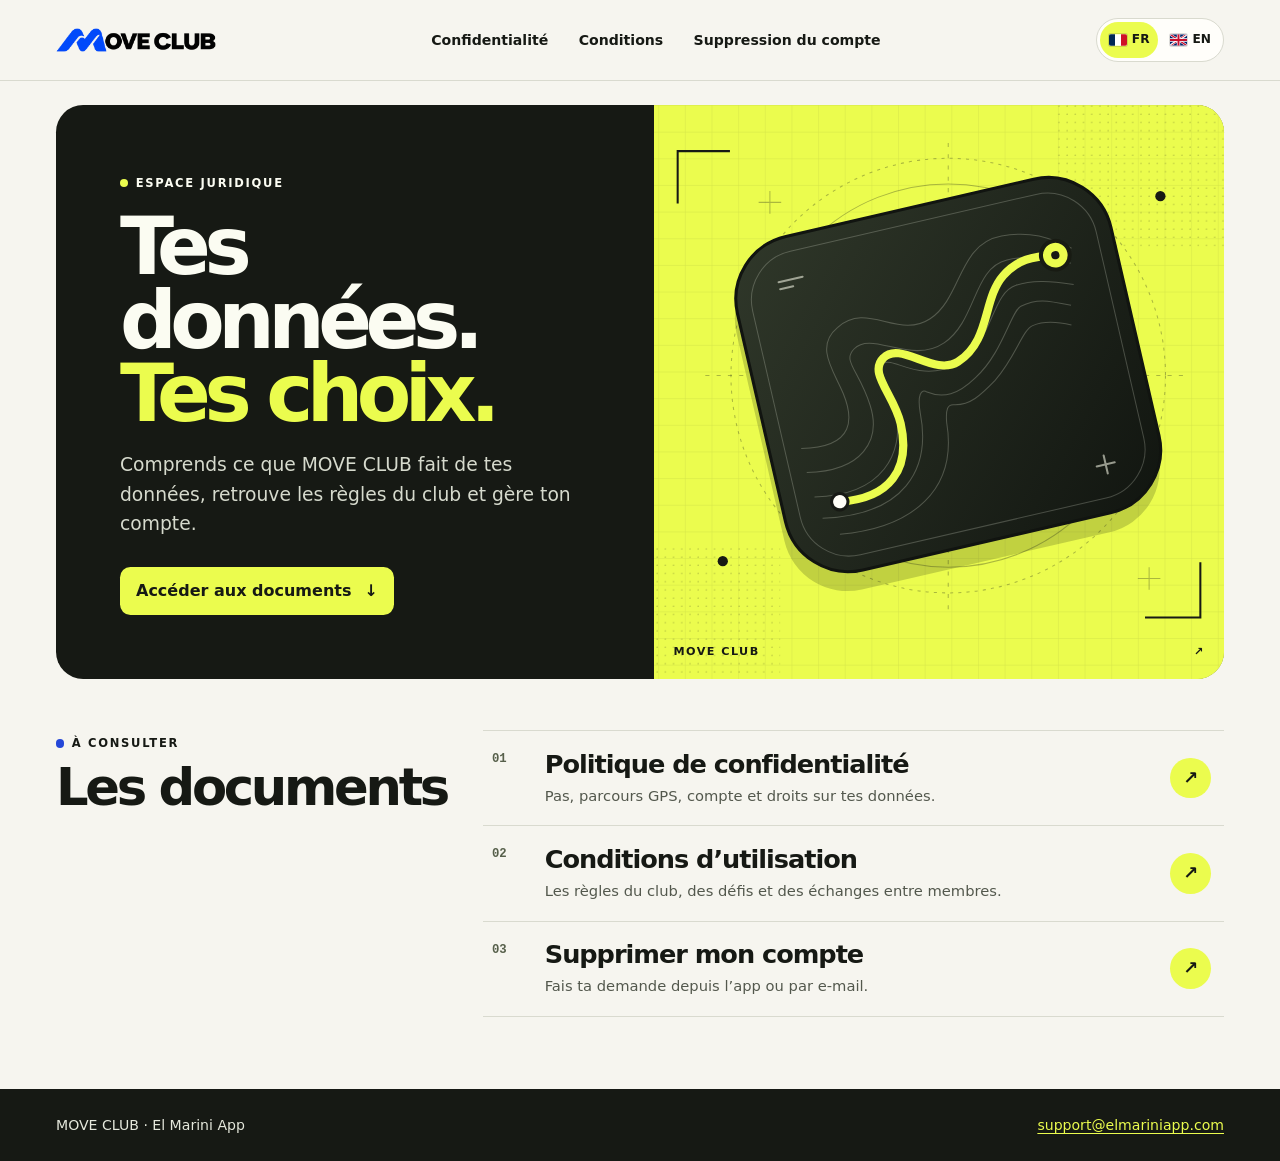
<file: index.html>
<!doctype html>
<html lang="fr">
<head>
  <meta charset="utf-8">
  <meta name="viewport" content="width=device-width, initial-scale=1">
  <meta name="description" content="Confidentialité, conditions d’utilisation et suppression du compte MOVE CLUB.">
  <meta name="theme-color" content="#f6f5ef">
  <title>Espace juridique | MOVE CLUB</title>
  <link rel="icon" href="assets/marque.svg" type="image/svg+xml">
  <link rel="stylesheet" href="assets/site.css">
  <link rel="alternate" hreflang="fr" href="index.html">
  <link rel="alternate" hreflang="en" href="en/index.html">
</head>
<body>
  <a class="skip" href="#contenu">Aller au contenu</a>
  <header class="top">
    <div class="wrap">
      <a class="brand" href="index.html" aria-current="page"><img src="assets/logo-move-club.webp" alt="MOVE CLUB" width="540" height="80"></a>
      <nav aria-label="Pages juridiques">
        <a href="confidentialite.html">Confidentialité</a>
        <a href="conditions.html">Conditions</a>
        <a href="suppression-compte.html">Suppression du compte</a>
      </nav>
      <nav class="language-switch" aria-label="Langue">
        <a href="index.html" lang="fr" hreflang="fr" aria-label="Français" aria-current="page"><img src="assets/drapeau-fr.svg" alt="" width="20" height="14">FR</a>
        <a href="en/index.html" lang="en" hreflang="en" aria-label="English"><img src="assets/drapeau-gb.svg" alt="" width="20" height="14">EN</a>
      </nav>
    </div>
  </header>
  <main id="contenu" class="wrap home-main">
    <section class="hero home" aria-labelledby="titre">
      <div class="hero-copy">
        <span class="eyebrow"><span class="signal"></span>Espace juridique</span>
        <h1 id="titre">Tes données.<br><span>Tes choix.</span></h1>
        <p>Comprends ce que MOVE CLUB fait de tes données, retrouve les règles du club et gère ton compte.</p>
        <a class="action" href="#documents">Accéder aux documents <span aria-hidden="true">↓</span></a>
      </div>
      <figure class="hero-art" aria-hidden="true">
        <img src="assets/trajectoire.svg" alt="" width="600" height="560">
        <figcaption><span>MOVE CLUB</span><span>↗</span></figcaption>
      </figure>
    </section>
    <section id="documents" class="documents" aria-labelledby="documents-title">
      <div class="documents-intro">
        <span class="eyebrow"><span class="signal"></span>À consulter</span>
        <h2 id="documents-title">Les documents</h2>
      </div>
      <ol class="index">
        <li><a href="confidentialite.html"><span class="index-number" aria-hidden="true">01</span><span class="index-copy"><strong>Politique de confidentialité</strong><span>Pas, parcours GPS, compte et droits sur tes données.</span></span><span class="index-arrow" aria-hidden="true">↗</span></a></li>
        <li><a href="conditions.html"><span class="index-number" aria-hidden="true">02</span><span class="index-copy"><strong>Conditions d’utilisation</strong><span>Les règles du club, des défis et des échanges entre membres.</span></span><span class="index-arrow" aria-hidden="true">↗</span></a></li>
        <li><a href="suppression-compte.html"><span class="index-number" aria-hidden="true">03</span><span class="index-copy"><strong>Supprimer mon compte</strong><span>Fais ta demande depuis l’app ou par e-mail.</span></span><span class="index-arrow" aria-hidden="true">↗</span></a></li>
      </ol>
    </section>
  </main>
  <footer class="footer">
    <div class="wrap"><span>MOVE CLUB · El Marini App</span><a href="mailto:support@elmariniapp.com">support@elmariniapp.com</a></div>
  </footer>
</body>
</html>
</file>
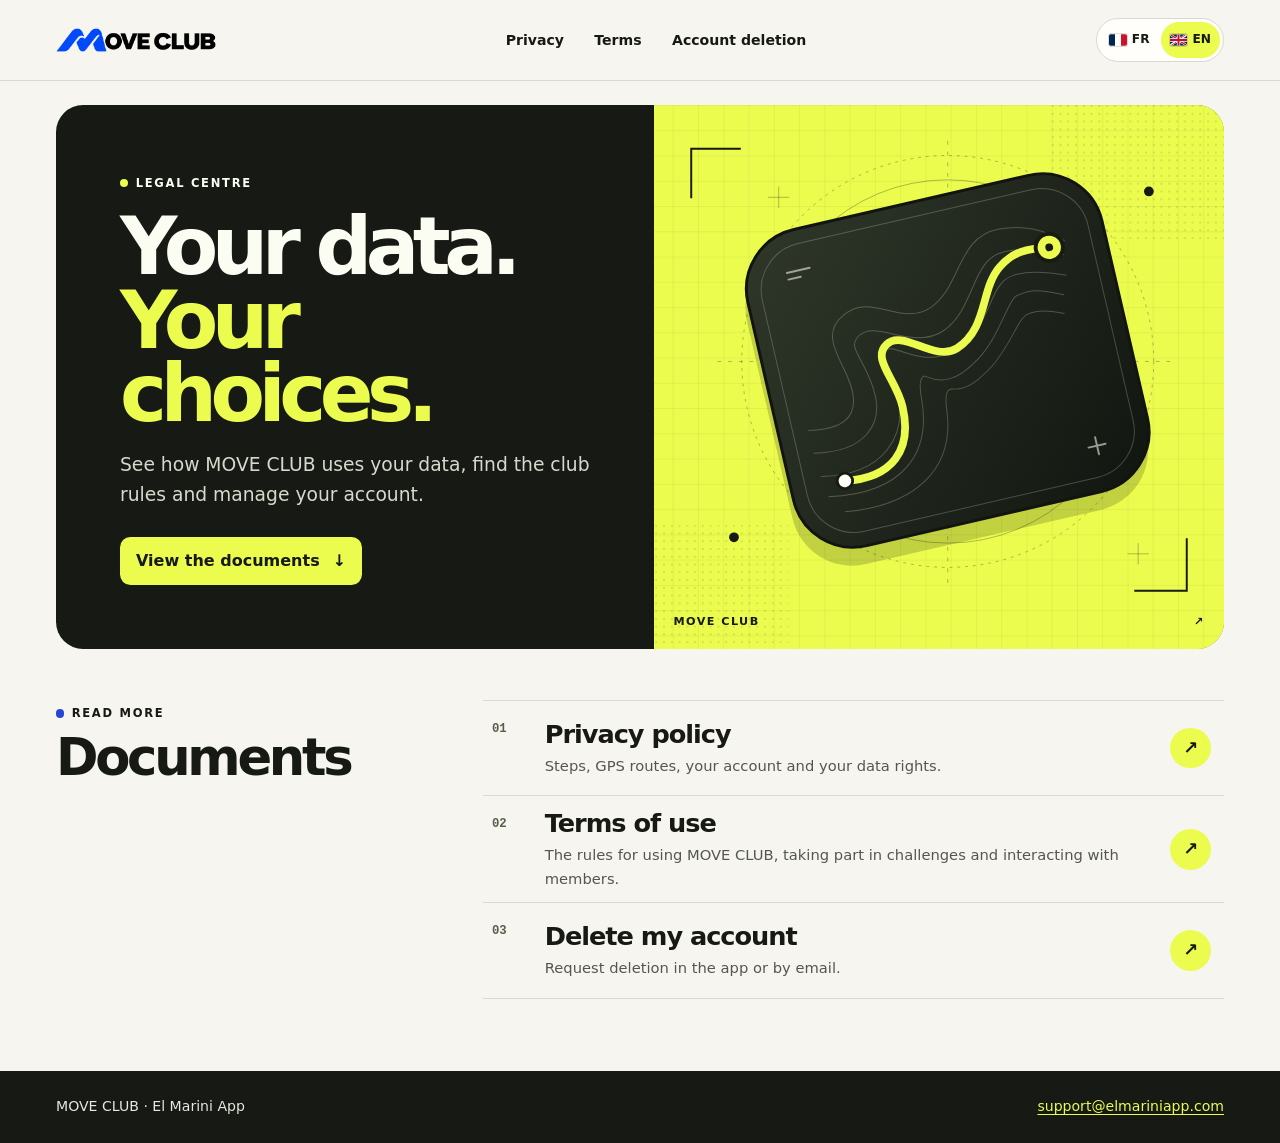
<file: en/index.html>
<!doctype html>
<html lang="en">
<head>
  <meta charset="utf-8">
  <meta name="viewport" content="width=device-width, initial-scale=1">
  <meta name="description" content="MOVE CLUB privacy policy, terms of use and account deletion.">
  <meta name="theme-color" content="#f6f5ef">
  <title>Legal centre | MOVE CLUB</title>
  <link rel="icon" href="../assets/marque.svg" type="image/svg+xml">
  <link rel="stylesheet" href="../assets/site.css">
  <link rel="alternate" hreflang="fr" href="../index.html">
  <link rel="alternate" hreflang="en" href="index.html">
</head>
<body>
  <a class="skip" href="#contenu">Skip to content</a>
  <header class="top">
    <div class="wrap">
      <a class="brand" href="index.html" aria-current="page"><img src="../assets/logo-move-club.webp" alt="MOVE CLUB" width="540" height="80"></a>
      <nav aria-label="Legal pages">
        <a href="confidentialite.html">Privacy</a>
        <a href="conditions.html">Terms</a>
        <a href="suppression-compte.html">Account deletion</a>
      </nav>
      <nav class="language-switch" aria-label="Language">
        <a href="../index.html" lang="fr" hreflang="fr" aria-label="Français"><img src="../assets/drapeau-fr.svg" alt="" width="20" height="14">FR</a>
        <a href="index.html" lang="en" hreflang="en" aria-label="English" aria-current="page"><img src="../assets/drapeau-gb.svg" alt="" width="20" height="14">EN</a>
      </nav>
    </div>
  </header>
  <main id="contenu" class="wrap home-main">
    <section class="hero home" aria-labelledby="titre">
      <div class="hero-copy">
        <span class="eyebrow"><span class="signal"></span>Legal centre</span>
        <h1 id="titre">Your data.<br><span>Your choices.</span></h1>
        <p>See how MOVE CLUB uses your data, find the club rules and manage your account.</p>
        <a class="action" href="#documents">View the documents <span aria-hidden="true">↓</span></a>
      </div>
      <figure class="hero-art" aria-hidden="true">
        <img src="../assets/trajectoire.svg" alt="" width="600" height="560">
        <figcaption><span>MOVE CLUB</span><span>↗</span></figcaption>
      </figure>
    </section>
    <section id="documents" class="documents" aria-labelledby="documents-title">
      <div class="documents-intro">
        <span class="eyebrow"><span class="signal"></span>Read more</span>
        <h2 id="documents-title">Documents</h2>
      </div>
      <ol class="index">
        <li><a href="confidentialite.html"><span class="index-number" aria-hidden="true">01</span><span class="index-copy"><strong>Privacy policy</strong><span>Steps, GPS routes, your account and your data rights.</span></span><span class="index-arrow" aria-hidden="true">↗</span></a></li>
        <li><a href="conditions.html"><span class="index-number" aria-hidden="true">02</span><span class="index-copy"><strong>Terms of use</strong><span>The rules for using MOVE CLUB, taking part in challenges and interacting with members.</span></span><span class="index-arrow" aria-hidden="true">↗</span></a></li>
        <li><a href="suppression-compte.html"><span class="index-number" aria-hidden="true">03</span><span class="index-copy"><strong>Delete my account</strong><span>Request deletion in the app or by email.</span></span><span class="index-arrow" aria-hidden="true">↗</span></a></li>
      </ol>
    </section>
  </main>
  <footer class="footer">
    <div class="wrap"><span>MOVE CLUB · El Marini App</span><a href="mailto:support@elmariniapp.com">support@elmariniapp.com</a></div>
  </footer>
</body>
</html>
</file>
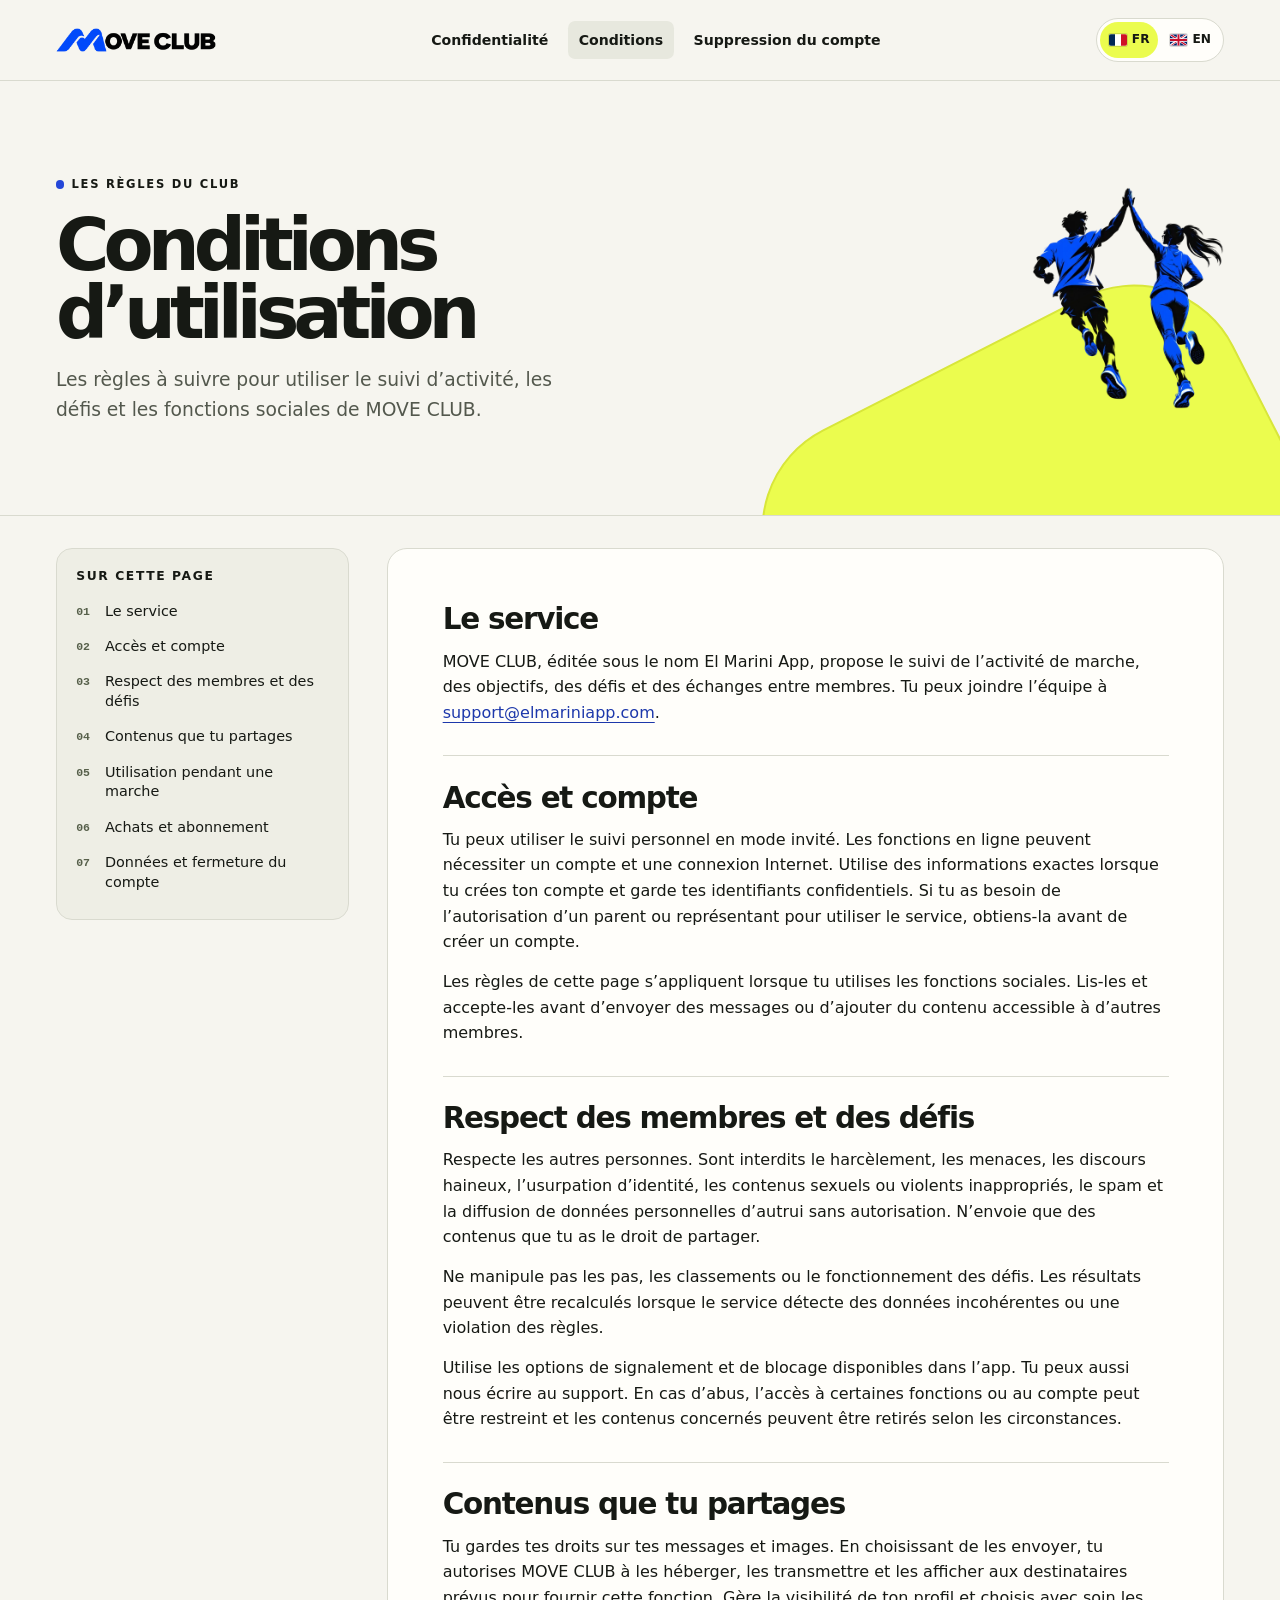
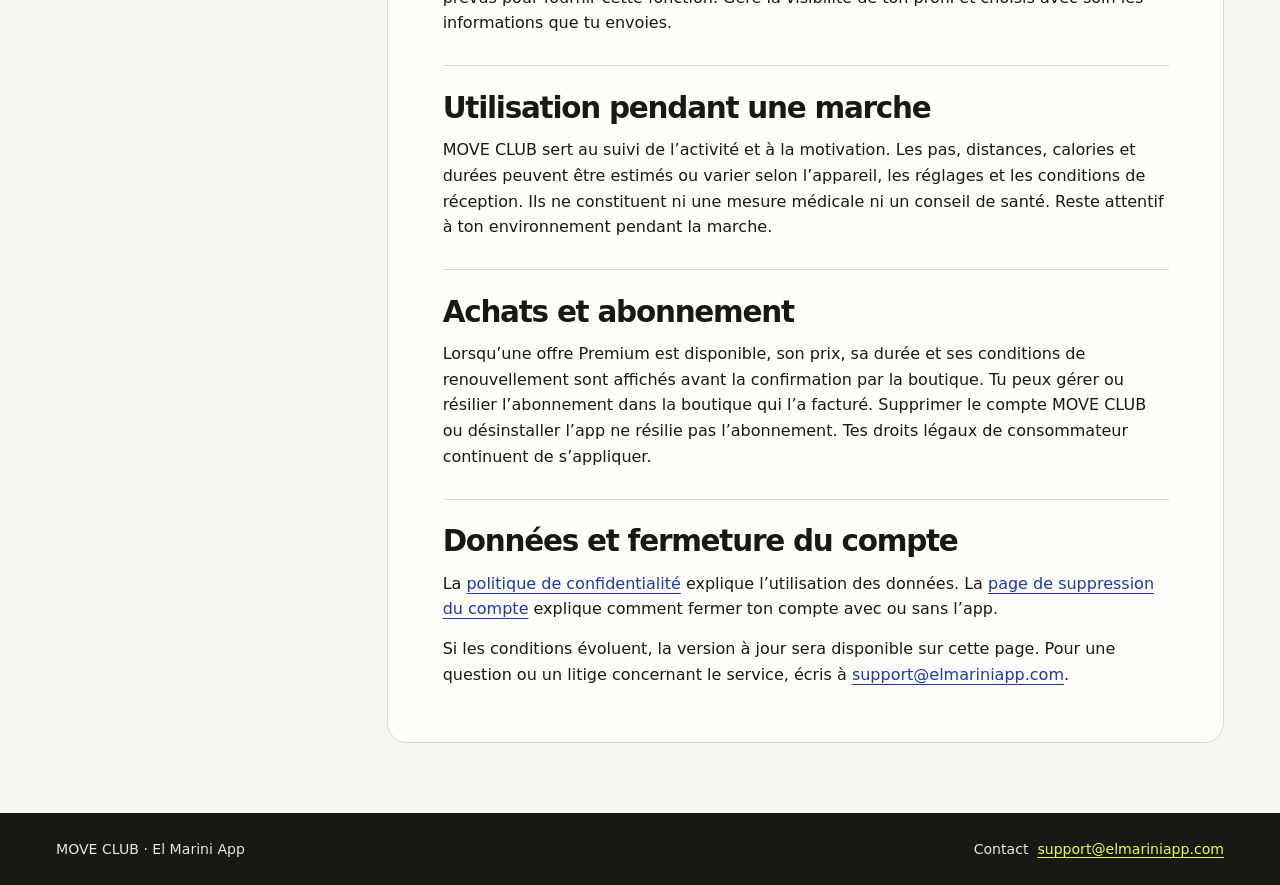
<file: conditions.html>
<!doctype html>
<html lang="fr">
<head>
  <meta charset="utf-8">
  <meta name="viewport" content="width=device-width, initial-scale=1">
  <meta name="description" content="Les règles à suivre pour utiliser le suivi d’activité, les défis et les fonctions sociales de MOVE CLUB.">
  <meta name="theme-color" content="#f6f5ef">
  <title>Conditions d’utilisation | MOVE CLUB</title>
  <link rel="icon" href="assets/marque.svg" type="image/svg+xml">
  <link rel="stylesheet" href="assets/site.css">
  <link rel="alternate" hreflang="fr" href="conditions.html">
  <link rel="alternate" hreflang="en" href="en/conditions.html">
</head>
<body>
  <a class="skip" href="#contenu">Aller au contenu</a>
  <header class="top">
    <div class="wrap">
      <a class="brand" href="index.html"><img src="assets/logo-move-club.webp" alt="MOVE CLUB" width="540" height="80"></a>
      <nav aria-label="Pages juridiques"><a href="confidentialite.html">Confidentialité</a><a href="conditions.html" aria-current="page">Conditions</a><a href="suppression-compte.html">Suppression du compte</a></nav>
      <nav class="language-switch" aria-label="Langue">
        <a href="conditions.html" lang="fr" hreflang="fr" aria-label="Français" aria-current="page"><img src="assets/drapeau-fr.svg" alt="" width="20" height="14">FR</a>
        <a href="en/conditions.html" lang="en" hreflang="en" aria-label="English"><img src="assets/drapeau-gb.svg" alt="" width="20" height="14">EN</a>
      </nav>
    </div>
  </header>
  <main id="contenu">
    <section class="hero terms-hero" aria-labelledby="titre">
      <div class="wrap">
        <div class="terms-intro">
          <span class="eyebrow">Les règles du club</span>
          <h1 id="titre">Conditions d’utilisation</h1>
          <p>Les règles à suivre pour utiliser le suivi d’activité, les défis et les fonctions sociales de MOVE CLUB.</p>
        </div>
        <figure class="terms-illustration" aria-hidden="true">
          <img src="assets/duo-sportifs.webp" alt="" width="448" height="520">
        </figure>
      </div>
    </section>
    <div class="wrap docs">
      <nav class="toc" aria-label="Sommaire"><h2>Sur cette page</h2><ol><li><a href="#service">Le service</a></li><li><a href="#acces">Accès et compte</a></li><li><a href="#respect">Respect des membres et des défis</a></li><li><a href="#partage">Contenus que tu partages</a></li><li><a href="#activite">Utilisation pendant une marche</a></li><li><a href="#premium">Achats et abonnement</a></li><li><a href="#donnees">Données et fermeture du compte</a></li></ol></nav>
      <article><section id="service"><h2>Le service</h2><p>MOVE CLUB, éditée sous le nom El Marini App, propose le suivi de l’activité de marche, des objectifs, des défis et des échanges entre membres. Tu peux joindre l’équipe à <a href="mailto:support@elmariniapp.com">support@elmariniapp.com</a>.</p></section>
<section id="acces"><h2>Accès et compte</h2>
      <p>Tu peux utiliser le suivi personnel en mode invité. Les fonctions en ligne peuvent nécessiter un compte et une connexion Internet. Utilise des informations exactes lorsque tu crées ton compte et garde tes identifiants confidentiels. Si tu as besoin de l’autorisation d’un parent ou représentant pour utiliser le service, obtiens-la avant de créer un compte.</p>
      <p>Les règles de cette page s’appliquent lorsque tu utilises les fonctions sociales. Lis-les et accepte-les avant d’envoyer des messages ou d’ajouter du contenu accessible à d’autres membres.</p></section>
<section id="respect"><h2>Respect des membres et des défis</h2>
      <p>Respecte les autres personnes. Sont interdits le harcèlement, les menaces, les discours haineux, l’usurpation d’identité, les contenus sexuels ou violents inappropriés, le spam et la diffusion de données personnelles d’autrui sans autorisation. N’envoie que des contenus que tu as le droit de partager.</p>
      <p>Ne manipule pas les pas, les classements ou le fonctionnement des défis. Les résultats peuvent être recalculés lorsque le service détecte des données incohérentes ou une violation des règles.</p>
      <p>Utilise les options de signalement et de blocage disponibles dans l’app. Tu peux aussi nous écrire au support. En cas d’abus, l’accès à certaines fonctions ou au compte peut être restreint et les contenus concernés peuvent être retirés selon les circonstances.</p></section>
<section id="partage"><h2>Contenus que tu partages</h2>
      <p>Tu gardes tes droits sur tes messages et images. En choisissant de les envoyer, tu autorises MOVE CLUB à les héberger, les transmettre et les afficher aux destinataires prévus pour fournir cette fonction. Gère la visibilité de ton profil et choisis avec soin les informations que tu envoies.</p></section>
<section id="activite"><h2>Utilisation pendant une marche</h2>
      <p>MOVE CLUB sert au suivi de l’activité et à la motivation. Les pas, distances, calories et durées peuvent être estimés ou varier selon l’appareil, les réglages et les conditions de réception. Ils ne constituent ni une mesure médicale ni un conseil de santé. Reste attentif à ton environnement pendant la marche.</p></section>
<section id="premium"><h2>Achats et abonnement</h2>
      <p>Lorsqu’une offre Premium est disponible, son prix, sa durée et ses conditions de renouvellement sont affichés avant la confirmation par la boutique. Tu peux gérer ou résilier l’abonnement dans la boutique qui l’a facturé. Supprimer le compte MOVE CLUB ou désinstaller l’app ne résilie pas l’abonnement. Tes droits légaux de consommateur continuent de s’appliquer.</p></section>
<section id="donnees"><h2>Données et fermeture du compte</h2>
      <p>La <a href="confidentialite.html">politique de confidentialité</a> explique l’utilisation des données. La <a href="suppression-compte.html">page de suppression du compte</a> explique comment fermer ton compte avec ou sans l’app.</p>
      <p>Si les conditions évoluent, la version à jour sera disponible sur cette page. Pour une question ou un litige concernant le service, écris à <a href="mailto:support@elmariniapp.com">support@elmariniapp.com</a>.</p></section></article>
    </div>
  </main>
  <footer class="footer">
    <div class="wrap"><span>MOVE CLUB · El Marini App</span><span>Contact&nbsp; <a href="mailto:support@elmariniapp.com">support@elmariniapp.com</a></span></div>
  </footer>
</body>
</html>
</file>
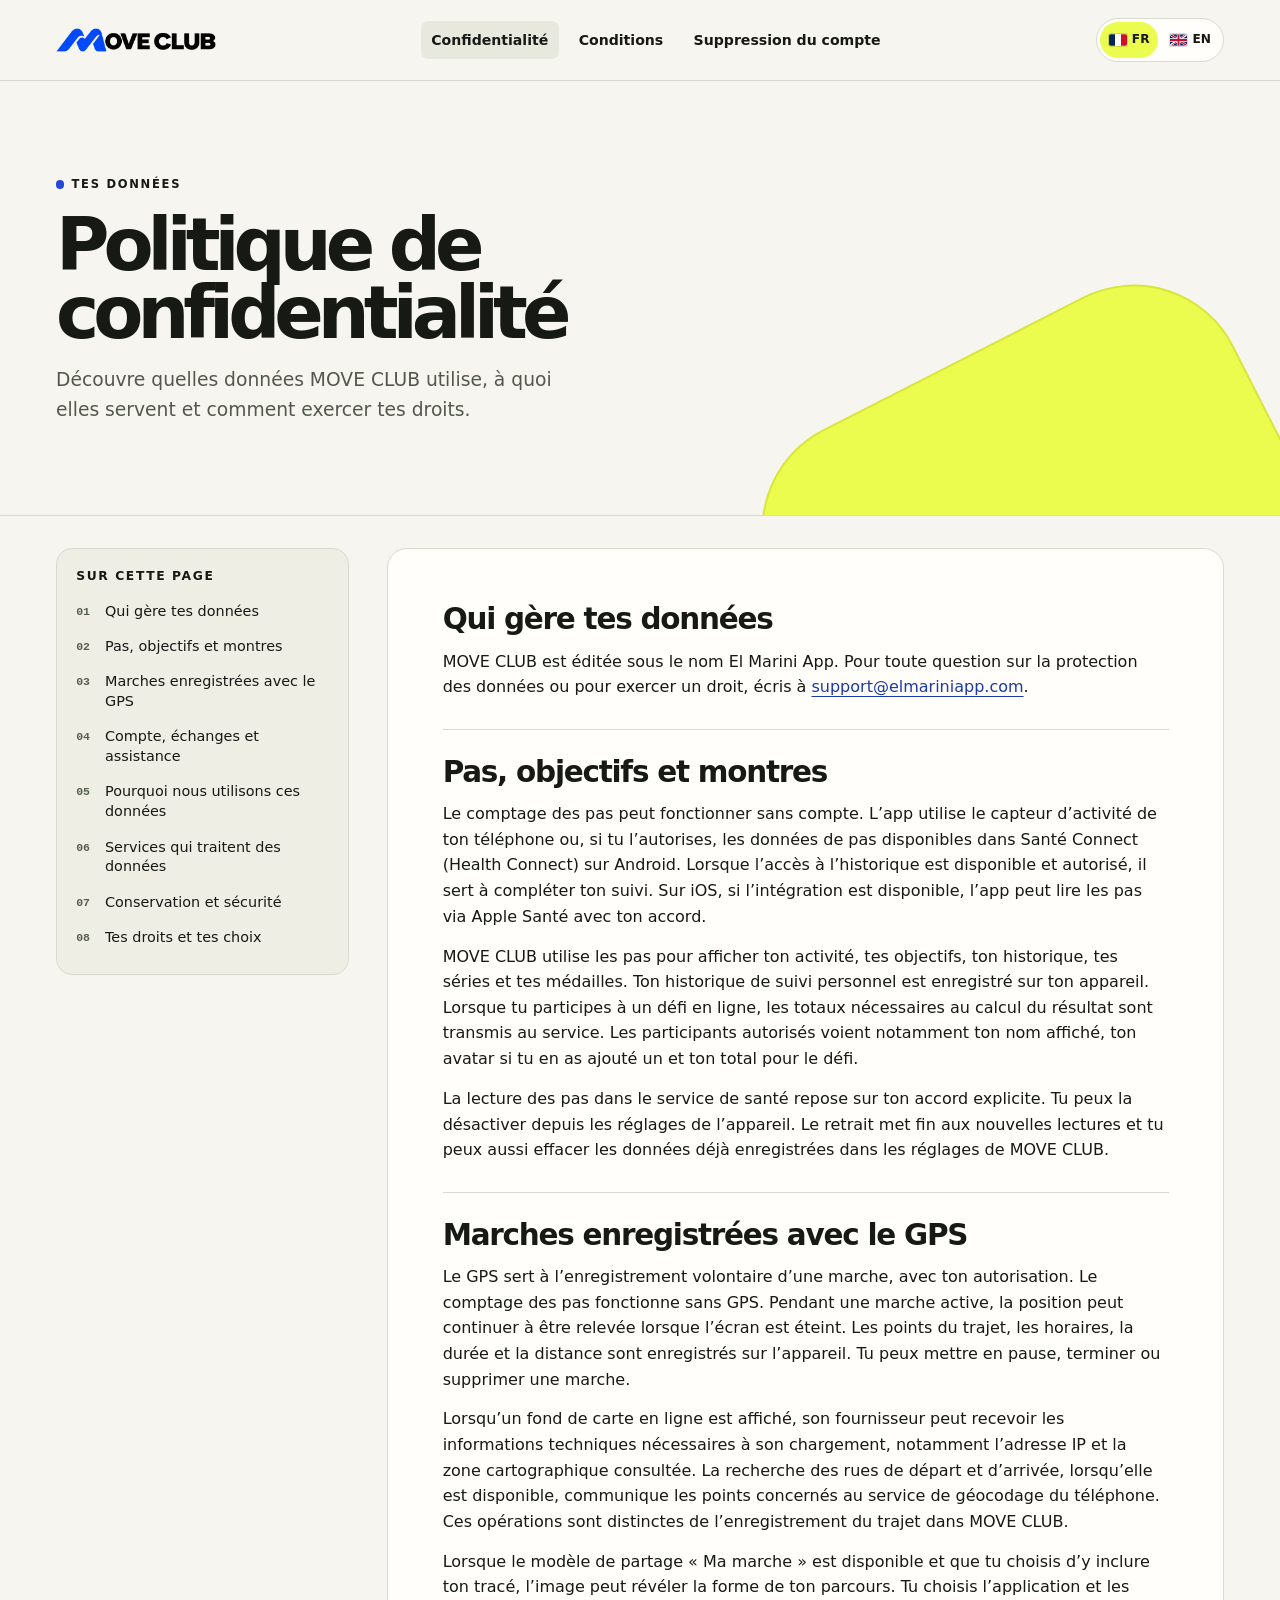
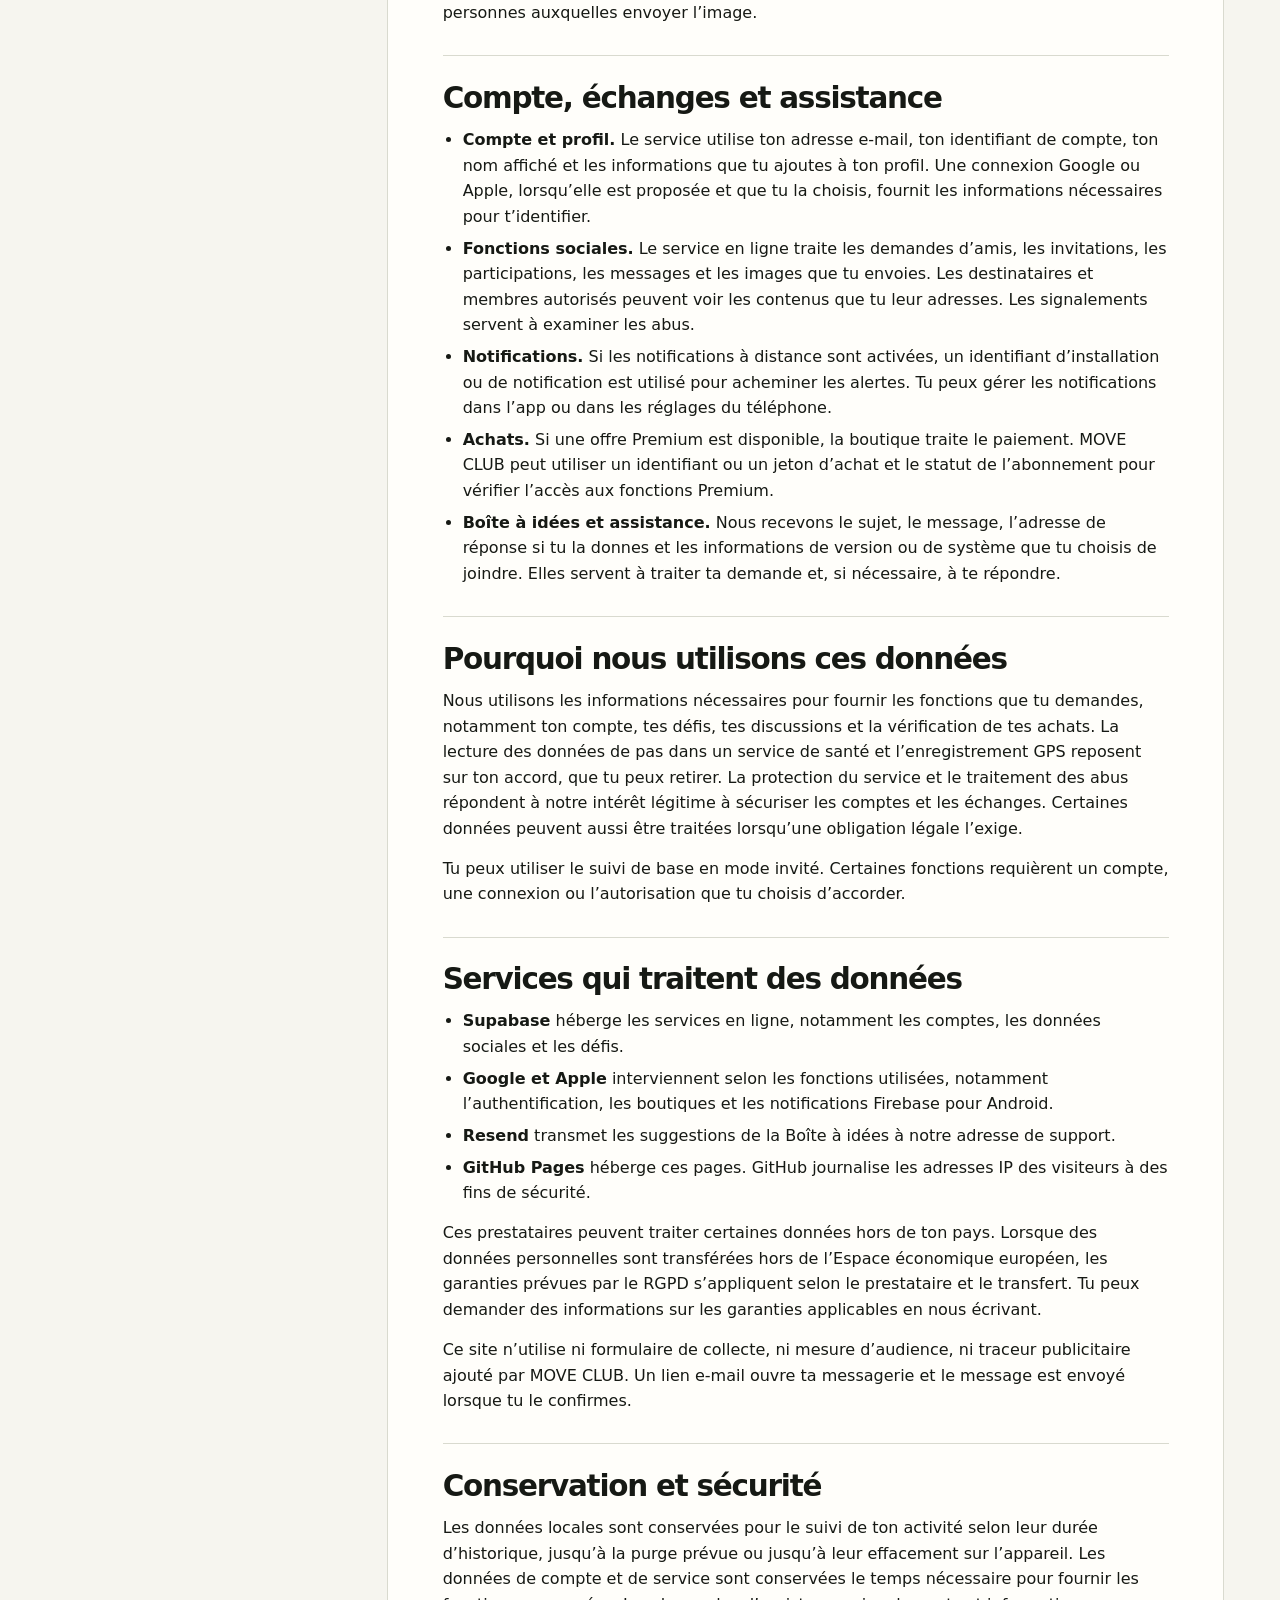
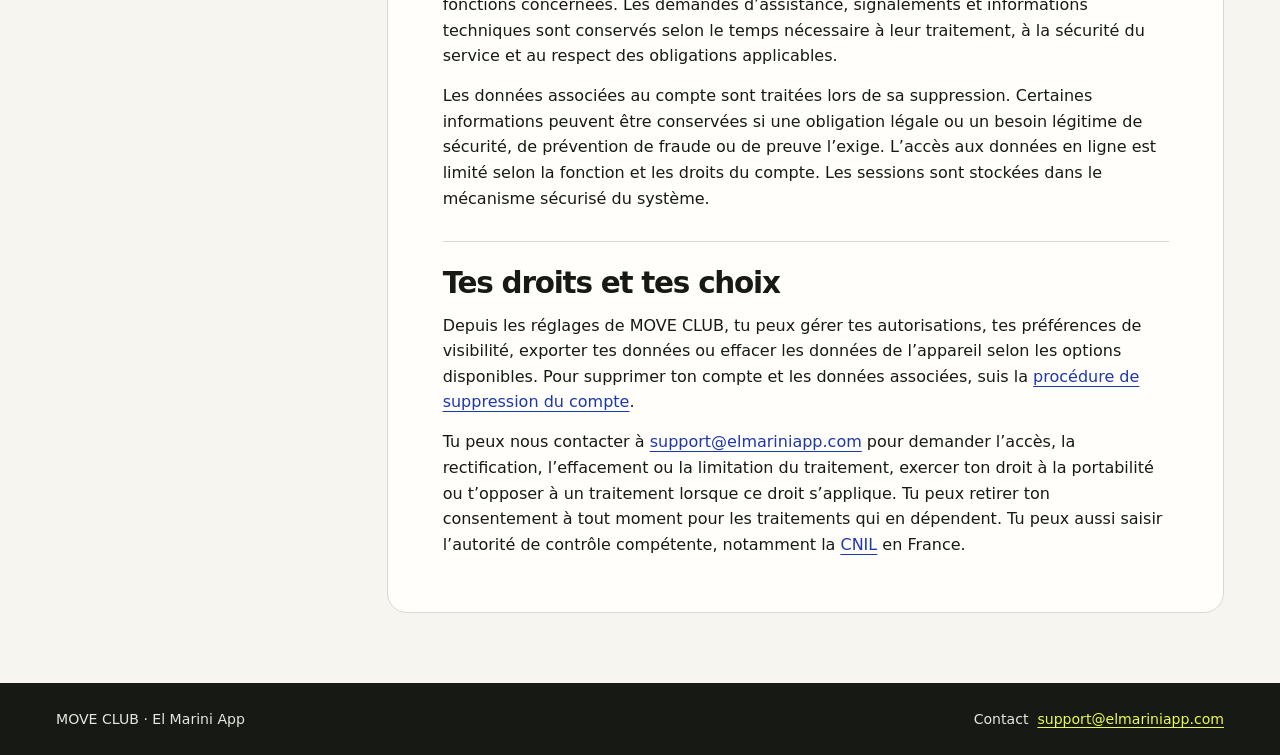
<file: confidentialite.html>
<!doctype html>
<html lang="fr">
<head>
  <meta charset="utf-8">
  <meta name="viewport" content="width=device-width, initial-scale=1">
  <meta name="description" content="Découvre quelles données MOVE CLUB utilise, à quoi elles servent et comment exercer tes droits.">
  <meta name="theme-color" content="#f6f5ef">
  <title>Politique de confidentialité | MOVE CLUB</title>
  <link rel="icon" href="assets/marque.svg" type="image/svg+xml">
  <link rel="stylesheet" href="assets/site.css">
  <link rel="alternate" hreflang="fr" href="confidentialite.html">
  <link rel="alternate" hreflang="en" href="en/confidentialite.html">
</head>
<body>
  <a class="skip" href="#contenu">Aller au contenu</a>
  <header class="top">
    <div class="wrap">
      <a class="brand" href="index.html"><img src="assets/logo-move-club.webp" alt="MOVE CLUB" width="540" height="80"></a>
      <nav aria-label="Pages juridiques"><a href="confidentialite.html" aria-current="page">Confidentialité</a><a href="conditions.html">Conditions</a><a href="suppression-compte.html">Suppression du compte</a></nav>
      <nav class="language-switch" aria-label="Langue">
        <a href="confidentialite.html" lang="fr" hreflang="fr" aria-label="Français" aria-current="page"><img src="assets/drapeau-fr.svg" alt="" width="20" height="14">FR</a>
        <a href="en/confidentialite.html" lang="en" hreflang="en" aria-label="English"><img src="assets/drapeau-gb.svg" alt="" width="20" height="14">EN</a>
      </nav>
    </div>
  </header>
  <main id="contenu">
    <section class="hero" aria-labelledby="titre">
      <div class="wrap">
        <span class="eyebrow">Tes données</span>
        <h1 id="titre">Politique de confidentialité</h1>
        <p>Découvre quelles données MOVE CLUB utilise, à quoi elles servent et comment exercer tes droits.</p>
      </div>
    </section>
    <div class="wrap docs">
      <nav class="toc" aria-label="Sommaire"><h2>Sur cette page</h2><ol><li><a href="#contact">Qui gère tes données</a></li><li><a href="#activite">Pas, objectifs et montres</a></li><li><a href="#gps">Marches enregistrées avec le GPS</a></li><li><a href="#compte">Compte, échanges et assistance</a></li><li><a href="#finalites">Pourquoi nous utilisons ces données</a></li><li><a href="#services">Services qui traitent des données</a></li><li><a href="#conservation">Conservation et sécurité</a></li><li><a href="#droits">Tes droits et tes choix</a></li></ol></nav>
      <article><section id="contact"><h2>Qui gère tes données</h2><p>MOVE CLUB est éditée sous le nom El Marini App. Pour toute question sur la protection des données ou pour exercer un droit, écris à <a href="mailto:support@elmariniapp.com">support@elmariniapp.com</a>.</p></section>
<section id="activite"><h2>Pas, objectifs et montres</h2>
      <p>Le comptage des pas peut fonctionner sans compte. L’app utilise le capteur d’activité de ton téléphone ou, si tu l’autorises, les données de pas disponibles dans Santé Connect (Health Connect) sur Android. Lorsque l’accès à l’historique est disponible et autorisé, il sert à compléter ton suivi. Sur iOS, si l’intégration est disponible, l’app peut lire les pas via Apple Santé avec ton accord.</p>
      <p>MOVE CLUB utilise les pas pour afficher ton activité, tes objectifs, ton historique, tes séries et tes médailles. Ton historique de suivi personnel est enregistré sur ton appareil. Lorsque tu participes à un défi en ligne, les totaux nécessaires au calcul du résultat sont transmis au service. Les participants autorisés voient notamment ton nom affiché, ton avatar si tu en as ajouté un et ton total pour le défi.</p>
      <p>La lecture des pas dans le service de santé repose sur ton accord explicite. Tu peux la désactiver depuis les réglages de l’appareil. Le retrait met fin aux nouvelles lectures et tu peux aussi effacer les données déjà enregistrées dans les réglages de MOVE CLUB.</p></section>
<section id="gps"><h2>Marches enregistrées avec le GPS</h2>
      <p>Le GPS sert à l’enregistrement volontaire d’une marche, avec ton autorisation. Le comptage des pas fonctionne sans GPS. Pendant une marche active, la position peut continuer à être relevée lorsque l’écran est éteint. Les points du trajet, les horaires, la durée et la distance sont enregistrés sur l’appareil. Tu peux mettre en pause, terminer ou supprimer une marche.</p>
      <p>Lorsqu’un fond de carte en ligne est affiché, son fournisseur peut recevoir les informations techniques nécessaires à son chargement, notamment l’adresse IP et la zone cartographique consultée. La recherche des rues de départ et d’arrivée, lorsqu’elle est disponible, communique les points concernés au service de géocodage du téléphone. Ces opérations sont distinctes de l’enregistrement du trajet dans MOVE CLUB.</p>
      <p>Lorsque le modèle de partage « Ma marche » est disponible et que tu choisis d’y inclure ton tracé, l’image peut révéler la forme de ton parcours. Tu choisis l’application et les personnes auxquelles envoyer l’image.</p></section>
<section id="compte"><h2>Compte, échanges et assistance</h2>
      <ul>
        <li><strong>Compte et profil.</strong> Le service utilise ton adresse e-mail, ton identifiant de compte, ton nom affiché et les informations que tu ajoutes à ton profil. Une connexion Google ou Apple, lorsqu’elle est proposée et que tu la choisis, fournit les informations nécessaires pour t’identifier.</li>
        <li><strong>Fonctions sociales.</strong> Le service en ligne traite les demandes d’amis, les invitations, les participations, les messages et les images que tu envoies. Les destinataires et membres autorisés peuvent voir les contenus que tu leur adresses. Les signalements servent à examiner les abus.</li>
        <li><strong>Notifications.</strong> Si les notifications à distance sont activées, un identifiant d’installation ou de notification est utilisé pour acheminer les alertes. Tu peux gérer les notifications dans l’app ou dans les réglages du téléphone.</li>
        <li><strong>Achats.</strong> Si une offre Premium est disponible, la boutique traite le paiement. MOVE CLUB peut utiliser un identifiant ou un jeton d’achat et le statut de l’abonnement pour vérifier l’accès aux fonctions Premium.</li>
        <li><strong>Boîte à idées et assistance.</strong> Nous recevons le sujet, le message, l’adresse de réponse si tu la donnes et les informations de version ou de système que tu choisis de joindre. Elles servent à traiter ta demande et, si nécessaire, à te répondre.</li>
      </ul></section>
<section id="finalites"><h2>Pourquoi nous utilisons ces données</h2>
      <p>Nous utilisons les informations nécessaires pour fournir les fonctions que tu demandes, notamment ton compte, tes défis, tes discussions et la vérification de tes achats. La lecture des données de pas dans un service de santé et l’enregistrement GPS reposent sur ton accord, que tu peux retirer. La protection du service et le traitement des abus répondent à notre intérêt légitime à sécuriser les comptes et les échanges. Certaines données peuvent aussi être traitées lorsqu’une obligation légale l’exige.</p>
      <p>Tu peux utiliser le suivi de base en mode invité. Certaines fonctions requièrent un compte, une connexion ou l’autorisation que tu choisis d’accorder.</p></section>
<section id="services"><h2>Services qui traitent des données</h2>
      <ul>
        <li><strong>Supabase</strong> héberge les services en ligne, notamment les comptes, les données sociales et les défis.</li>
        <li><strong>Google et Apple</strong> interviennent selon les fonctions utilisées, notamment l’authentification, les boutiques et les notifications Firebase pour Android.</li>
        <li><strong>Resend</strong> transmet les suggestions de la Boîte à idées à notre adresse de support.</li>
        <li><strong>GitHub Pages</strong> héberge ces pages. GitHub journalise les adresses IP des visiteurs à des fins de sécurité.</li>
      </ul>
      <p>Ces prestataires peuvent traiter certaines données hors de ton pays. Lorsque des données personnelles sont transférées hors de l’Espace économique européen, les garanties prévues par le RGPD s’appliquent selon le prestataire et le transfert. Tu peux demander des informations sur les garanties applicables en nous écrivant.</p>
      <p>Ce site n’utilise ni formulaire de collecte, ni mesure d’audience, ni traceur publicitaire ajouté par MOVE CLUB. Un lien e-mail ouvre ta messagerie et le message est envoyé lorsque tu le confirmes.</p></section>
<section id="conservation"><h2>Conservation et sécurité</h2>
      <p>Les données locales sont conservées pour le suivi de ton activité selon leur durée d’historique, jusqu’à la purge prévue ou jusqu’à leur effacement sur l’appareil. Les données de compte et de service sont conservées le temps nécessaire pour fournir les fonctions concernées. Les demandes d’assistance, signalements et informations techniques sont conservés selon le temps nécessaire à leur traitement, à la sécurité du service et au respect des obligations applicables.</p>
      <p>Les données associées au compte sont traitées lors de sa suppression. Certaines informations peuvent être conservées si une obligation légale ou un besoin légitime de sécurité, de prévention de fraude ou de preuve l’exige. L’accès aux données en ligne est limité selon la fonction et les droits du compte. Les sessions sont stockées dans le mécanisme sécurisé du système.</p></section>
<section id="droits"><h2>Tes droits et tes choix</h2>
      <p>Depuis les réglages de MOVE CLUB, tu peux gérer tes autorisations, tes préférences de visibilité, exporter tes données ou effacer les données de l’appareil selon les options disponibles. Pour supprimer ton compte et les données associées, suis la <a href="suppression-compte.html">procédure de suppression du compte</a>.</p>
      <p>Tu peux nous contacter à <a href="mailto:support@elmariniapp.com">support@elmariniapp.com</a> pour demander l’accès, la rectification, l’effacement ou la limitation du traitement, exercer ton droit à la portabilité ou t’opposer à un traitement lorsque ce droit s’applique. Tu peux retirer ton consentement à tout moment pour les traitements qui en dépendent. Tu peux aussi saisir l’autorité de contrôle compétente, notamment la <a href="https://www.cnil.fr/fr/plaintes">CNIL</a> en France.</p></section></article>
    </div>
  </main>
  <footer class="footer">
    <div class="wrap"><span>MOVE CLUB · El Marini App</span><span>Contact&nbsp; <a href="mailto:support@elmariniapp.com">support@elmariniapp.com</a></span></div>
  </footer>
</body>
</html>
</file>
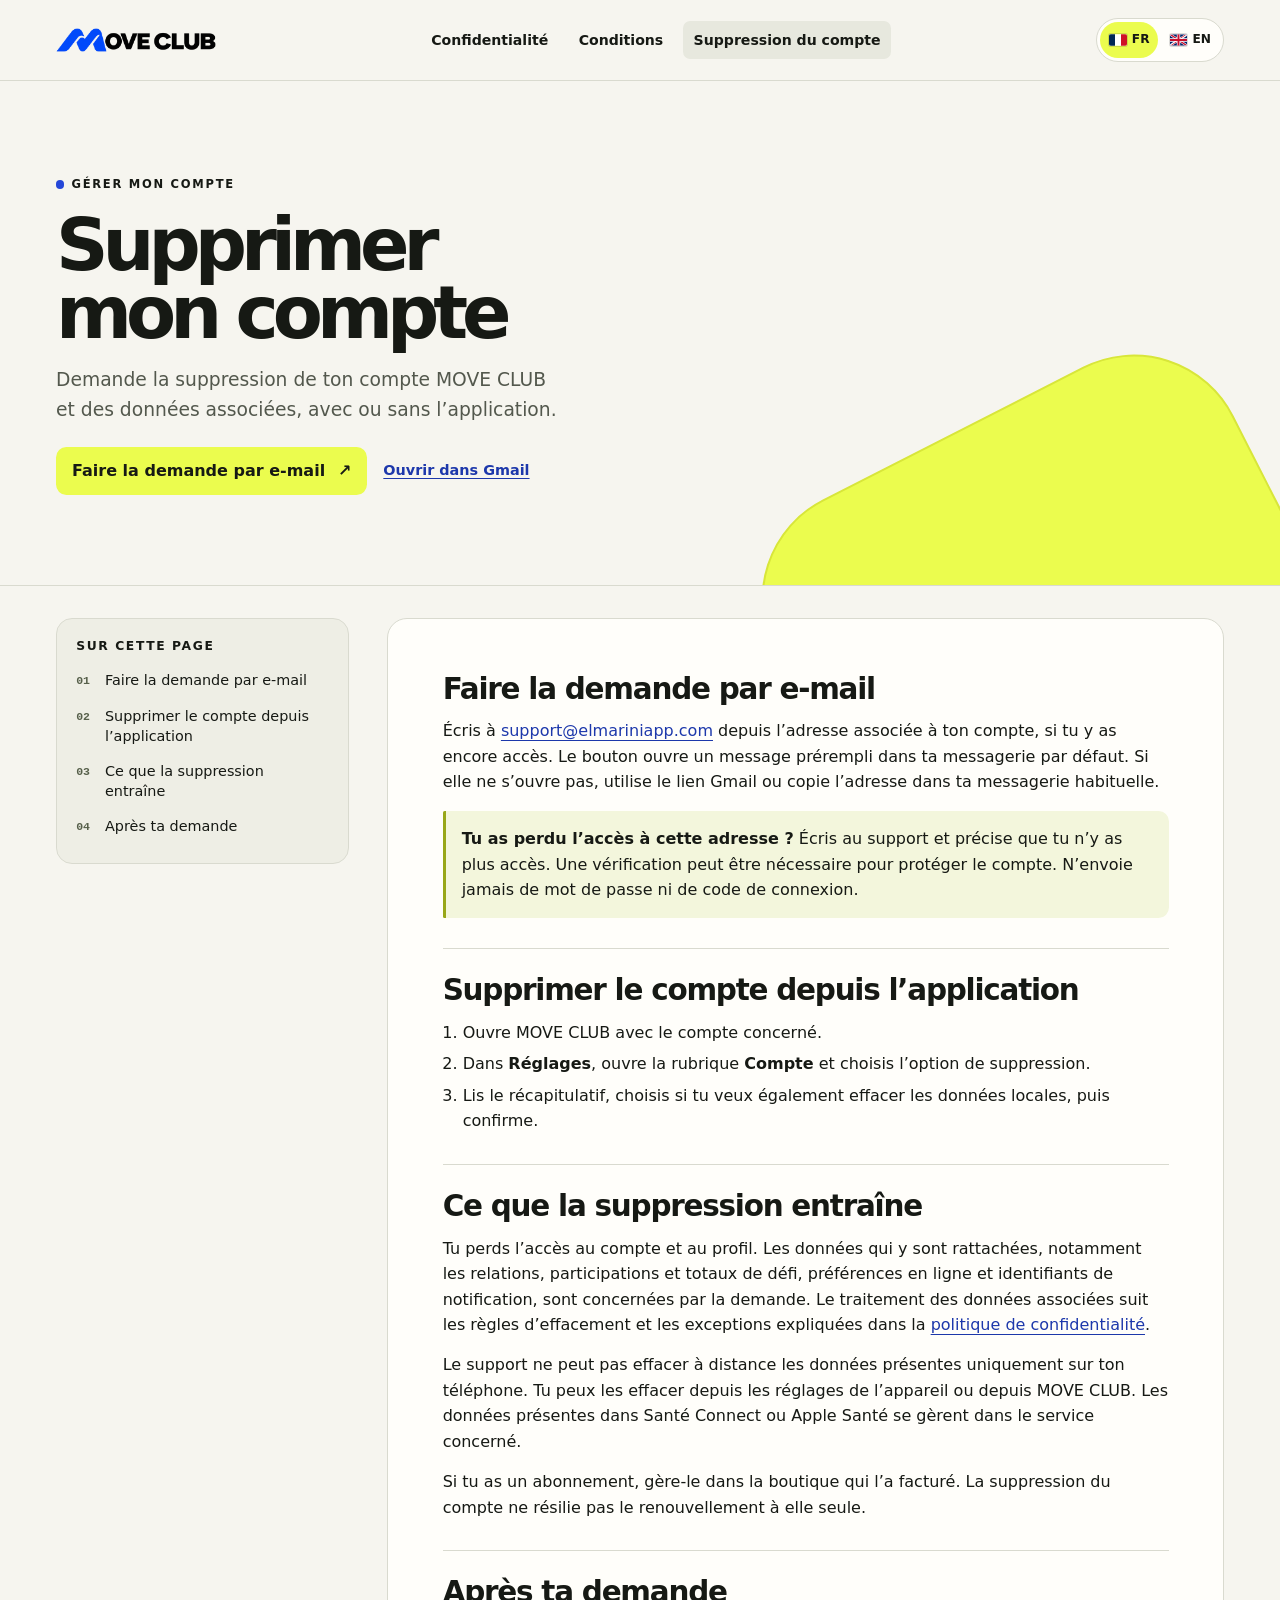
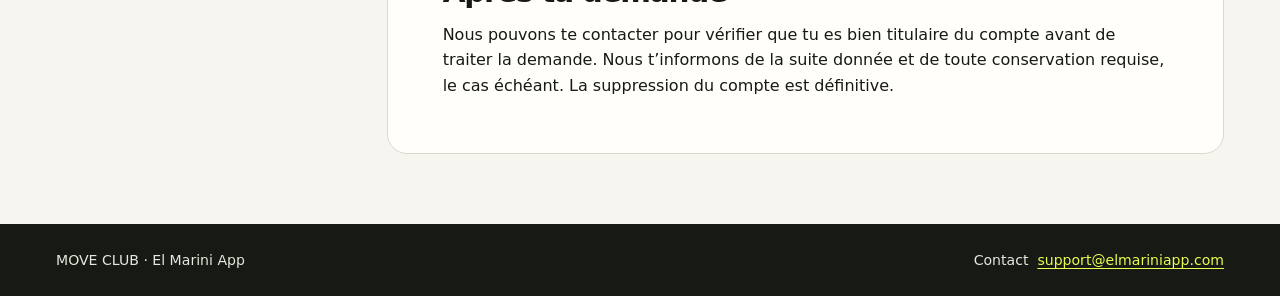
<file: suppression-compte.html>
<!doctype html>
<html lang="fr">
<head>
  <meta charset="utf-8">
  <meta name="viewport" content="width=device-width, initial-scale=1">
  <meta name="description" content="Demande la suppression de ton compte MOVE CLUB et des données associées, avec ou sans l’application.">
  <meta name="theme-color" content="#f6f5ef">
  <title>Supprimer mon compte | MOVE CLUB</title>
  <link rel="icon" href="assets/marque.svg" type="image/svg+xml">
  <link rel="stylesheet" href="assets/site.css">
  <link rel="alternate" hreflang="fr" href="suppression-compte.html">
  <link rel="alternate" hreflang="en" href="en/suppression-compte.html">
</head>
<body>
  <a class="skip" href="#contenu">Aller au contenu</a>
  <header class="top">
    <div class="wrap">
      <a class="brand" href="index.html"><img src="assets/logo-move-club.webp" alt="MOVE CLUB" width="540" height="80"></a>
      <nav aria-label="Pages juridiques"><a href="confidentialite.html">Confidentialité</a><a href="conditions.html">Conditions</a><a href="suppression-compte.html" aria-current="page">Suppression du compte</a></nav>
      <nav class="language-switch" aria-label="Langue">
        <a href="suppression-compte.html" lang="fr" hreflang="fr" aria-label="Français" aria-current="page"><img src="assets/drapeau-fr.svg" alt="" width="20" height="14">FR</a>
        <a href="en/suppression-compte.html" lang="en" hreflang="en" aria-label="English"><img src="assets/drapeau-gb.svg" alt="" width="20" height="14">EN</a>
      </nav>
    </div>
  </header>
  <main id="contenu">
    <section class="hero" aria-labelledby="titre">
      <div class="wrap">
        <span class="eyebrow">Gérer mon compte</span>
        <h1 id="titre">Supprimer mon compte</h1>
        <p>Demande la suppression de ton compte MOVE CLUB et des données associées, avec ou sans l’application.</p>
        <div class="hero-action mail-actions">
          <a class="action" href="mailto:support@elmariniapp.com?subject=MOVE%20CLUB%20%E2%80%93%20Demande%20de%20suppression%20de%20compte&amp;body=Bonjour%2C%0D%0A%0D%0AJe%20demande%20la%20suppression%20de%20mon%20compte%20MOVE%20CLUB%20et%20des%20donn%C3%A9es%20associ%C3%A9es.%0D%0A%0D%0AMerci.">Faire la demande par e-mail <span aria-hidden="true">↗</span></a>
          <a class="mail-alternative" href="https://mail.google.com/mail/?view=cm&amp;fs=1&amp;to=support%40elmariniapp.com&amp;su=MOVE%20CLUB%20%E2%80%93%20Demande%20de%20suppression%20de%20compte&amp;body=Bonjour%2C%0D%0A%0D%0AJe%20demande%20la%20suppression%20de%20mon%20compte%20MOVE%20CLUB%20et%20des%20donn%C3%A9es%20associ%C3%A9es.%0D%0A%0D%0AMerci.">Ouvrir dans Gmail</a>
        </div>
      </div>
    </section>
    <div class="wrap docs">
      <nav class="toc" aria-label="Sommaire"><h2>Sur cette page</h2><ol><li><a href="#sans-app">Faire la demande par e-mail</a></li><li><a href="#avec-app">Supprimer le compte depuis l’application</a></li><li><a href="#effets">Ce que la suppression entraîne</a></li><li><a href="#suite">Après ta demande</a></li></ol></nav>
      <article><section id="sans-app"><h2>Faire la demande par e-mail</h2>
      <p>Écris à <a href="mailto:support@elmariniapp.com">support@elmariniapp.com</a> depuis l’adresse associée à ton compte, si tu y as encore accès. Le bouton ouvre un message prérempli dans ta messagerie par défaut. Si elle ne s’ouvre pas, utilise le lien Gmail ou copie l’adresse dans ta messagerie habituelle.</p>
      <div class="callout"><p><strong>Tu as perdu l’accès à cette adresse ?</strong> Écris au support et précise que tu n’y as plus accès. Une vérification peut être nécessaire pour protéger le compte. N’envoie jamais de mot de passe ni de code de connexion.</p></div></section>
<section id="avec-app"><h2>Supprimer le compte depuis l’application</h2>
      <ol><li>Ouvre MOVE CLUB avec le compte concerné.</li><li>Dans <strong>Réglages</strong>, ouvre la rubrique <strong>Compte</strong> et choisis l’option de suppression.</li><li>Lis le récapitulatif, choisis si tu veux également effacer les données locales, puis confirme.</li></ol></section>
<section id="effets"><h2>Ce que la suppression entraîne</h2>
      <p>Tu perds l’accès au compte et au profil. Les données qui y sont rattachées, notamment les relations, participations et totaux de défi, préférences en ligne et identifiants de notification, sont concernées par la demande. Le traitement des données associées suit les règles d’effacement et les exceptions expliquées dans la <a href="confidentialite.html#conservation">politique de confidentialité</a>.</p>
      <p>Le support ne peut pas effacer à distance les données présentes uniquement sur ton téléphone. Tu peux les effacer depuis les réglages de l’appareil ou depuis MOVE CLUB. Les données présentes dans Santé Connect ou Apple Santé se gèrent dans le service concerné.</p>
      <p>Si tu as un abonnement, gère-le dans la boutique qui l’a facturé. La suppression du compte ne résilie pas le renouvellement à elle seule.</p></section>
<section id="suite"><h2>Après ta demande</h2>
      <p>Nous pouvons te contacter pour vérifier que tu es bien titulaire du compte avant de traiter la demande. Nous t’informons de la suite donnée et de toute conservation requise, le cas échéant. La suppression du compte est définitive.</p></section></article>
    </div>
  </main>
  <footer class="footer">
    <div class="wrap"><span>MOVE CLUB · El Marini App</span><span>Contact&nbsp; <a href="mailto:support@elmariniapp.com">support@elmariniapp.com</a></span></div>
  </footer>
</body>
</html>
</file>
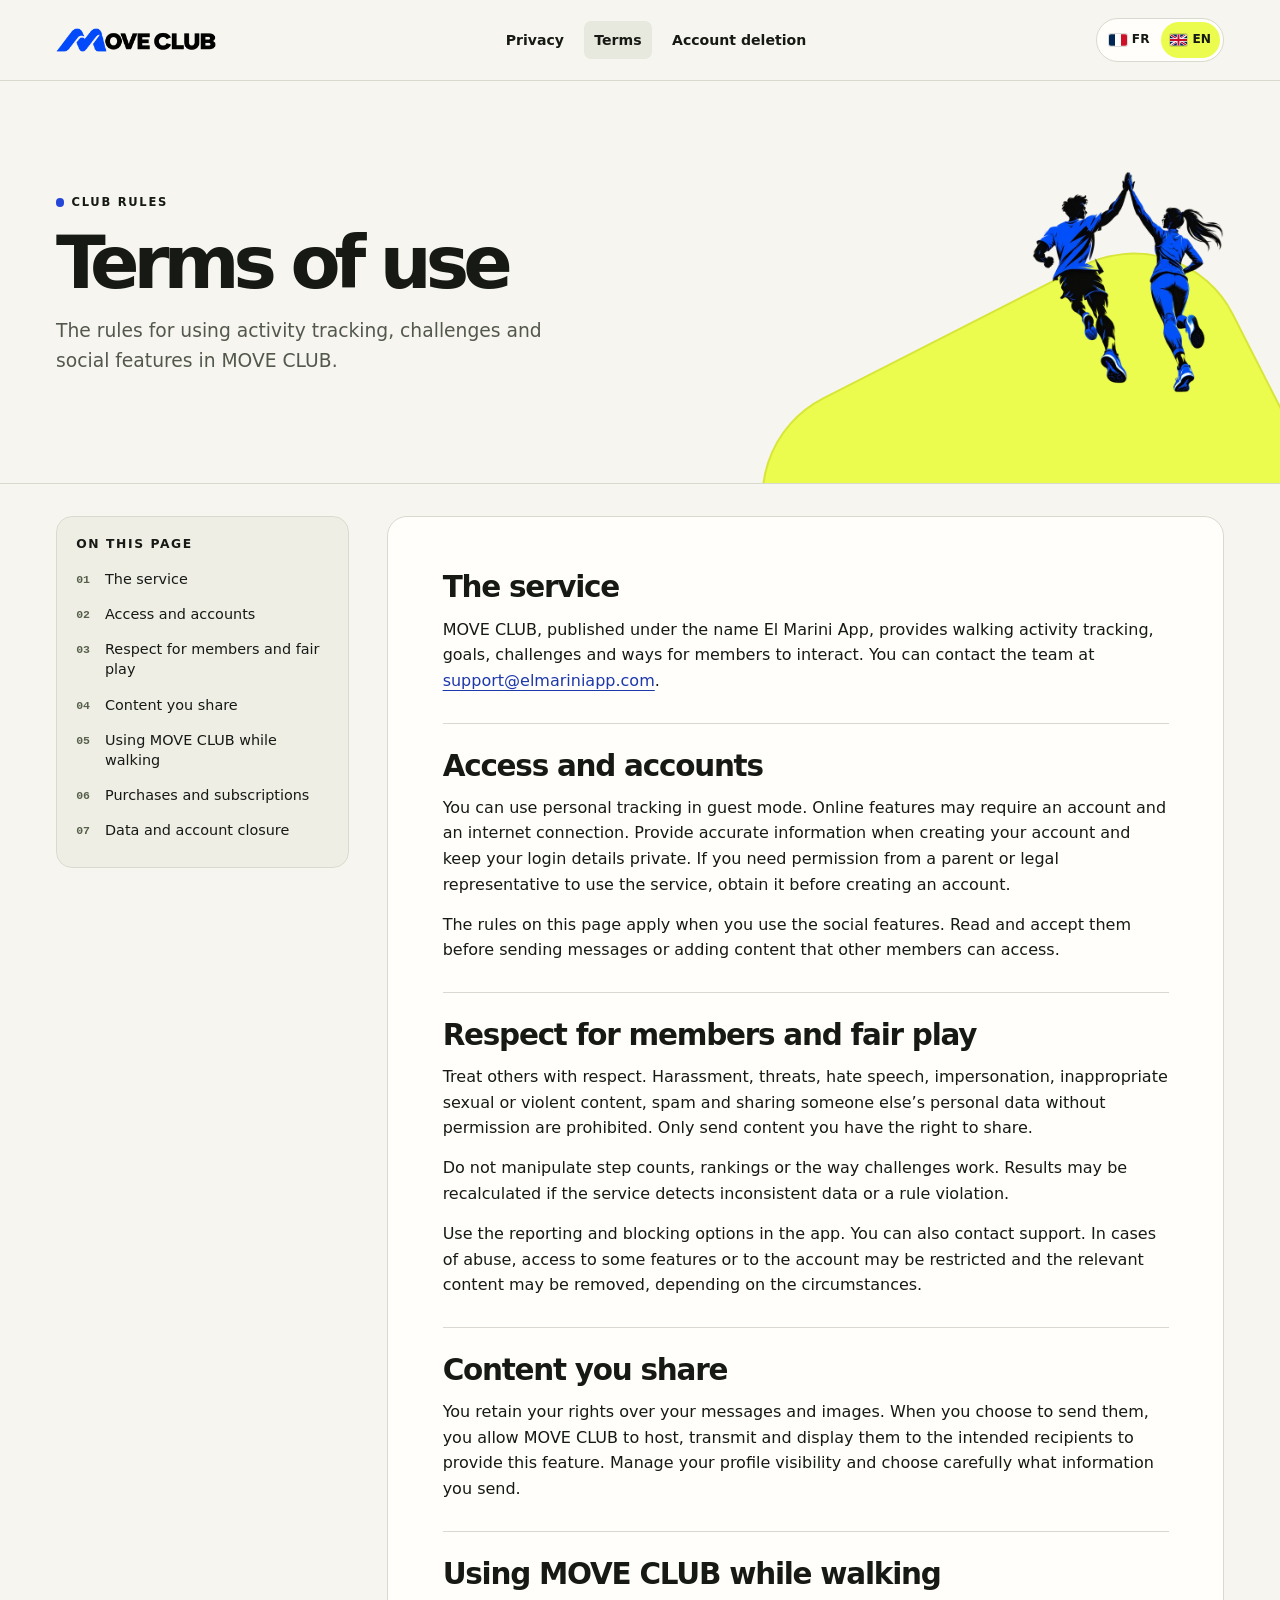
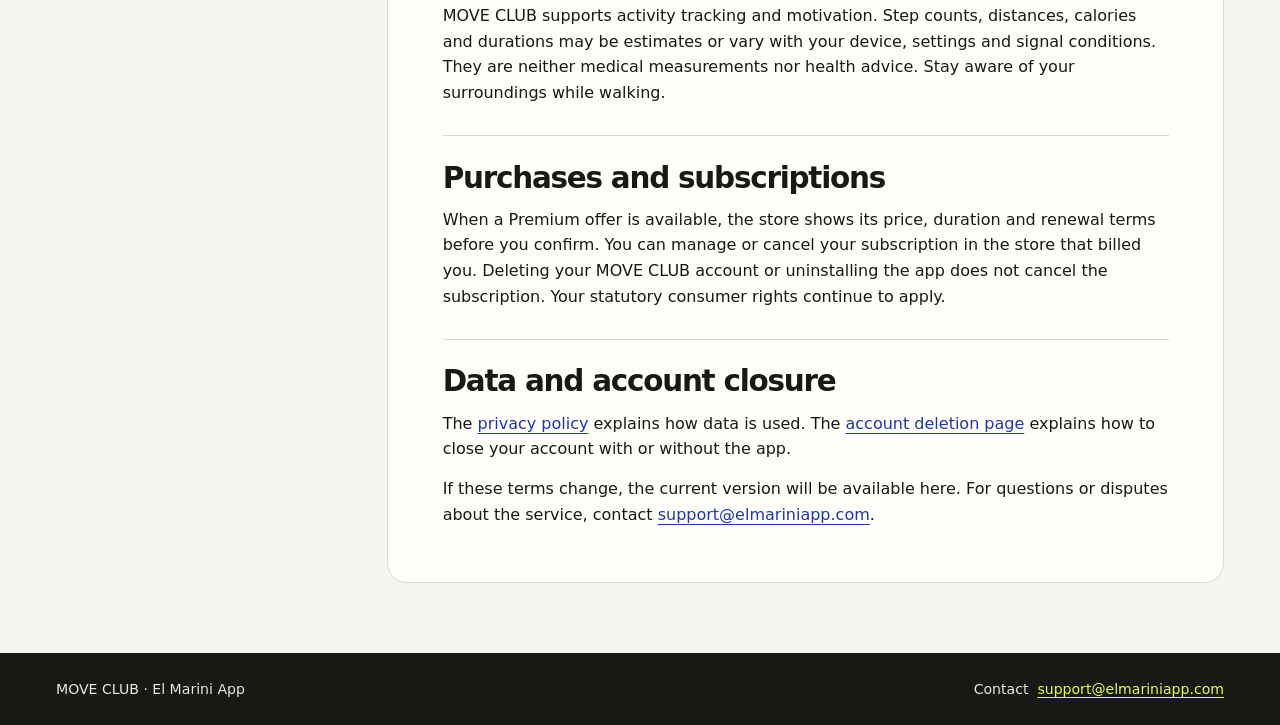
<file: en/conditions.html>
<!doctype html>
<html lang="en">
<head>
  <meta charset="utf-8">
  <meta name="viewport" content="width=device-width, initial-scale=1">
  <meta name="description" content="The rules for using activity tracking, challenges and social features in MOVE CLUB.">
  <meta name="theme-color" content="#f6f5ef">
  <title>Terms of use | MOVE CLUB</title>
  <link rel="icon" href="../assets/marque.svg" type="image/svg+xml">
  <link rel="stylesheet" href="../assets/site.css">
  <link rel="alternate" hreflang="fr" href="../conditions.html">
  <link rel="alternate" hreflang="en" href="conditions.html">
</head>
<body>
  <a class="skip" href="#contenu">Skip to content</a>
  <header class="top">
    <div class="wrap">
      <a class="brand" href="index.html"><img src="../assets/logo-move-club.webp" alt="MOVE CLUB" width="540" height="80"></a>
      <nav aria-label="Legal pages">
        <a href="confidentialite.html">Privacy</a>
        <a href="conditions.html" aria-current="page">Terms</a>
        <a href="suppression-compte.html">Account deletion</a>
      </nav>
      <nav class="language-switch" aria-label="Language">
        <a href="../conditions.html" lang="fr" hreflang="fr" aria-label="Français"><img src="../assets/drapeau-fr.svg" alt="" width="20" height="14">FR</a>
        <a href="conditions.html" lang="en" hreflang="en" aria-label="English" aria-current="page"><img src="../assets/drapeau-gb.svg" alt="" width="20" height="14">EN</a>
      </nav>
    </div>
  </header>
  <main id="contenu">
    <section class="hero terms-hero" aria-labelledby="titre">
      <div class="wrap">
        <div class="terms-intro">
          <span class="eyebrow">Club rules</span>
          <h1 id="titre">Terms of use</h1>
          <p>The rules for using activity tracking, challenges and social features in MOVE CLUB.</p>
        </div>
        <figure class="terms-illustration" aria-hidden="true">
          <img src="../assets/duo-sportifs.webp" alt="" width="448" height="520">
        </figure>
      </div>
    </section>
    <div class="wrap docs">
      <nav class="toc" aria-label="Contents"><h2>On this page</h2><ol><li><a href="#service">The service</a></li><li><a href="#acces">Access and accounts</a></li><li><a href="#respect">Respect for members and fair play</a></li><li><a href="#partage">Content you share</a></li><li><a href="#activite">Using MOVE CLUB while walking</a></li><li><a href="#premium">Purchases and subscriptions</a></li><li><a href="#donnees">Data and account closure</a></li></ol></nav>
      <article>
        <section id="service">
          <h2>The service</h2>
<p>MOVE CLUB, published under the name El Marini App, provides walking activity tracking, goals, challenges and ways for members to interact. You can contact the team at <a href="mailto:support@elmariniapp.com">support@elmariniapp.com</a>.</p>
        </section>
        <section id="acces">
          <h2>Access and accounts</h2>
<p>You can use personal tracking in guest mode. Online features may require an account and an internet connection. Provide accurate information when creating your account and keep your login details private. If you need permission from a parent or legal representative to use the service, obtain it before creating an account.</p>
          <p>The rules on this page apply when you use the social features. Read and accept them before sending messages or adding content that other members can access.</p>
        </section>
        <section id="respect">
          <h2>Respect for members and fair play</h2>
<p>Treat others with respect. Harassment, threats, hate speech, impersonation, inappropriate sexual or violent content, spam and sharing someone else’s personal data without permission are prohibited. Only send content you have the right to share.</p>
          <p>Do not manipulate step counts, rankings or the way challenges work. Results may be recalculated if the service detects inconsistent data or a rule violation.</p>
          <p>Use the reporting and blocking options in the app. You can also contact support. In cases of abuse, access to some features or to the account may be restricted and the relevant content may be removed, depending on the circumstances.</p>
        </section>
        <section id="partage">
          <h2>Content you share</h2>
<p>You retain your rights over your messages and images. When you choose to send them, you allow MOVE CLUB to host, transmit and display them to the intended recipients to provide this feature. Manage your profile visibility and choose carefully what information you send.</p>
        </section>
        <section id="activite">
          <h2>Using MOVE CLUB while walking</h2>
<p>MOVE CLUB supports activity tracking and motivation. Step counts, distances, calories and durations may be estimates or vary with your device, settings and signal conditions. They are neither medical measurements nor health advice. Stay aware of your surroundings while walking.</p>
        </section>
        <section id="premium">
          <h2>Purchases and subscriptions</h2>
<p>When a Premium offer is available, the store shows its price, duration and renewal terms before you confirm. You can manage or cancel your subscription in the store that billed you. Deleting your MOVE CLUB account or uninstalling the app does not cancel the subscription. Your statutory consumer rights continue to apply.</p>
        </section>
        <section id="donnees">
          <h2>Data and account closure</h2>
<p>The <a href="confidentialite.html">privacy policy</a> explains how data is used. The <a href="suppression-compte.html">account deletion page</a> explains how to close your account with or without the app.</p>
          <p>If these terms change, the current version will be available here. For questions or disputes about the service, contact <a href="mailto:support@elmariniapp.com">support@elmariniapp.com</a>.</p>
        </section>
      </article>
    </div>
  </main>
  <footer class="footer">
    <div class="wrap"><span>MOVE CLUB · El Marini App</span><span>Contact&nbsp; <a href="mailto:support@elmariniapp.com">support@elmariniapp.com</a></span></div>
  </footer>
</body>
</html>
</file>
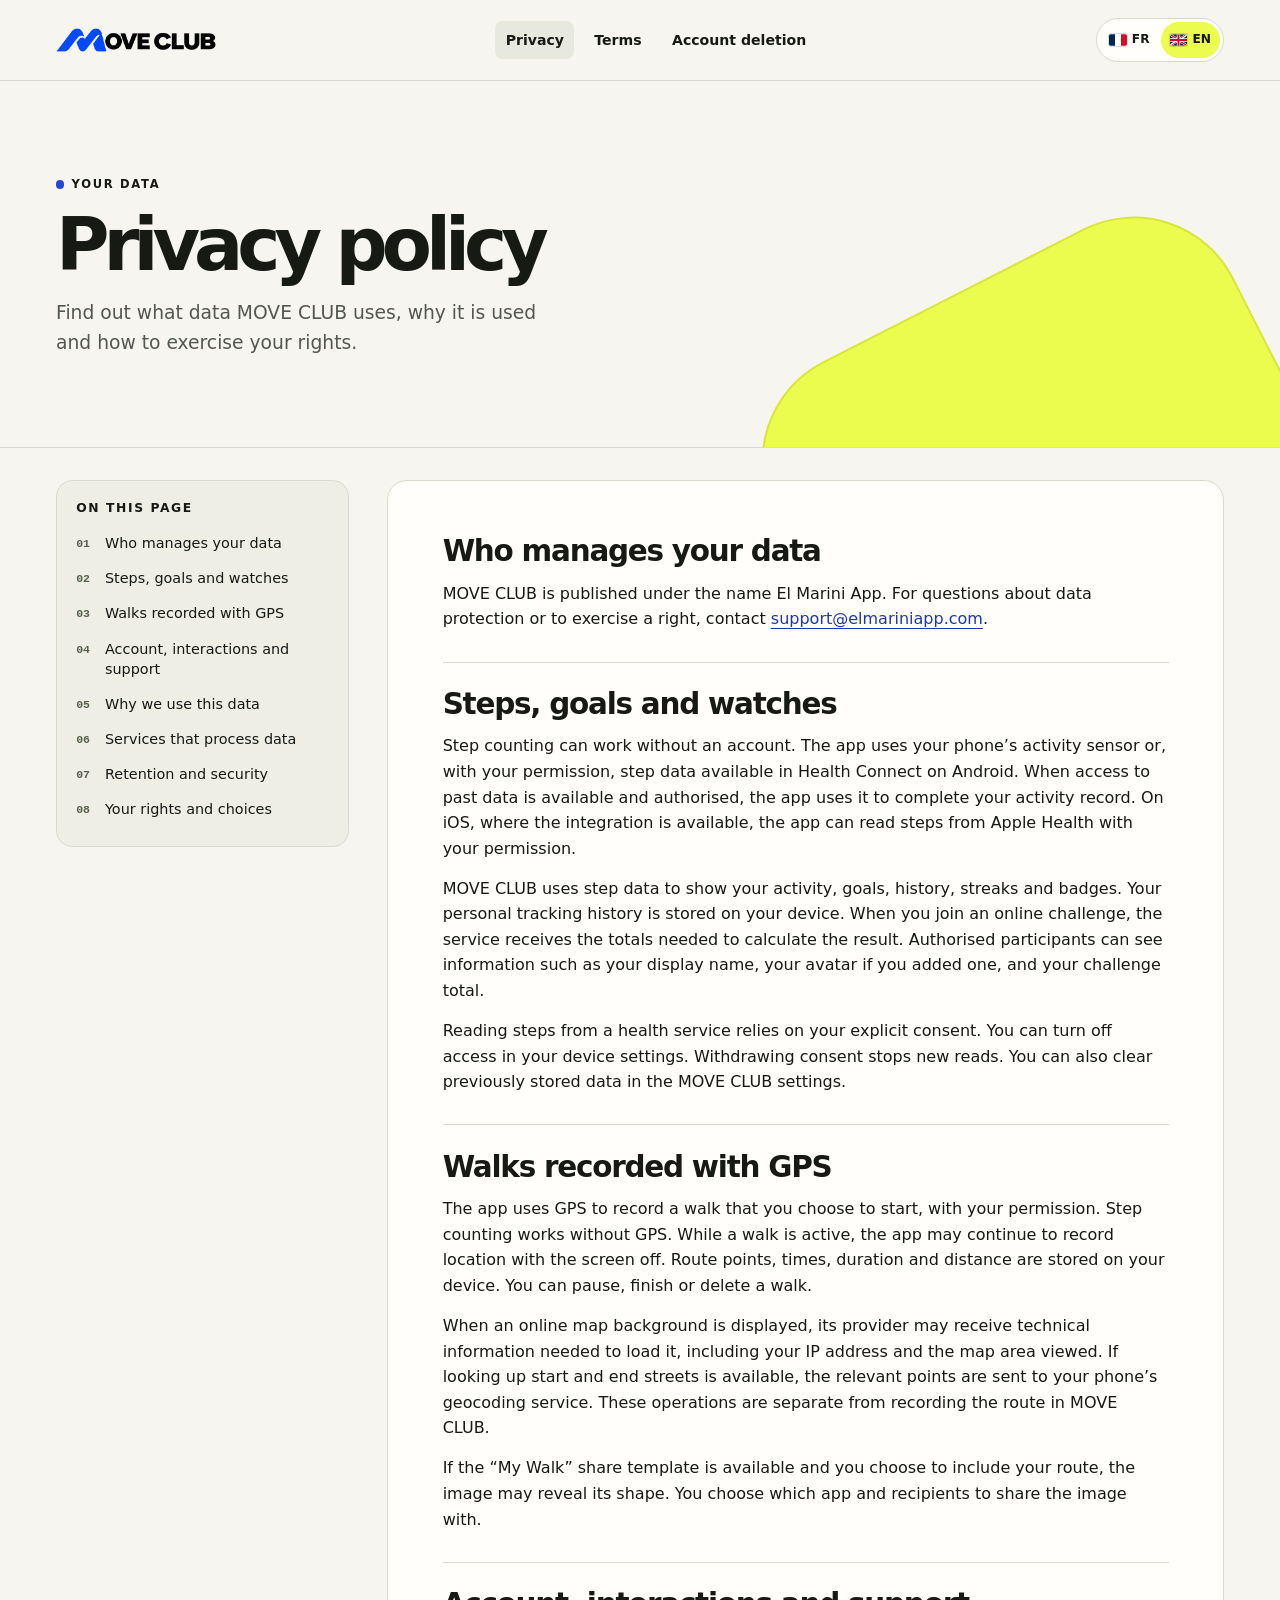
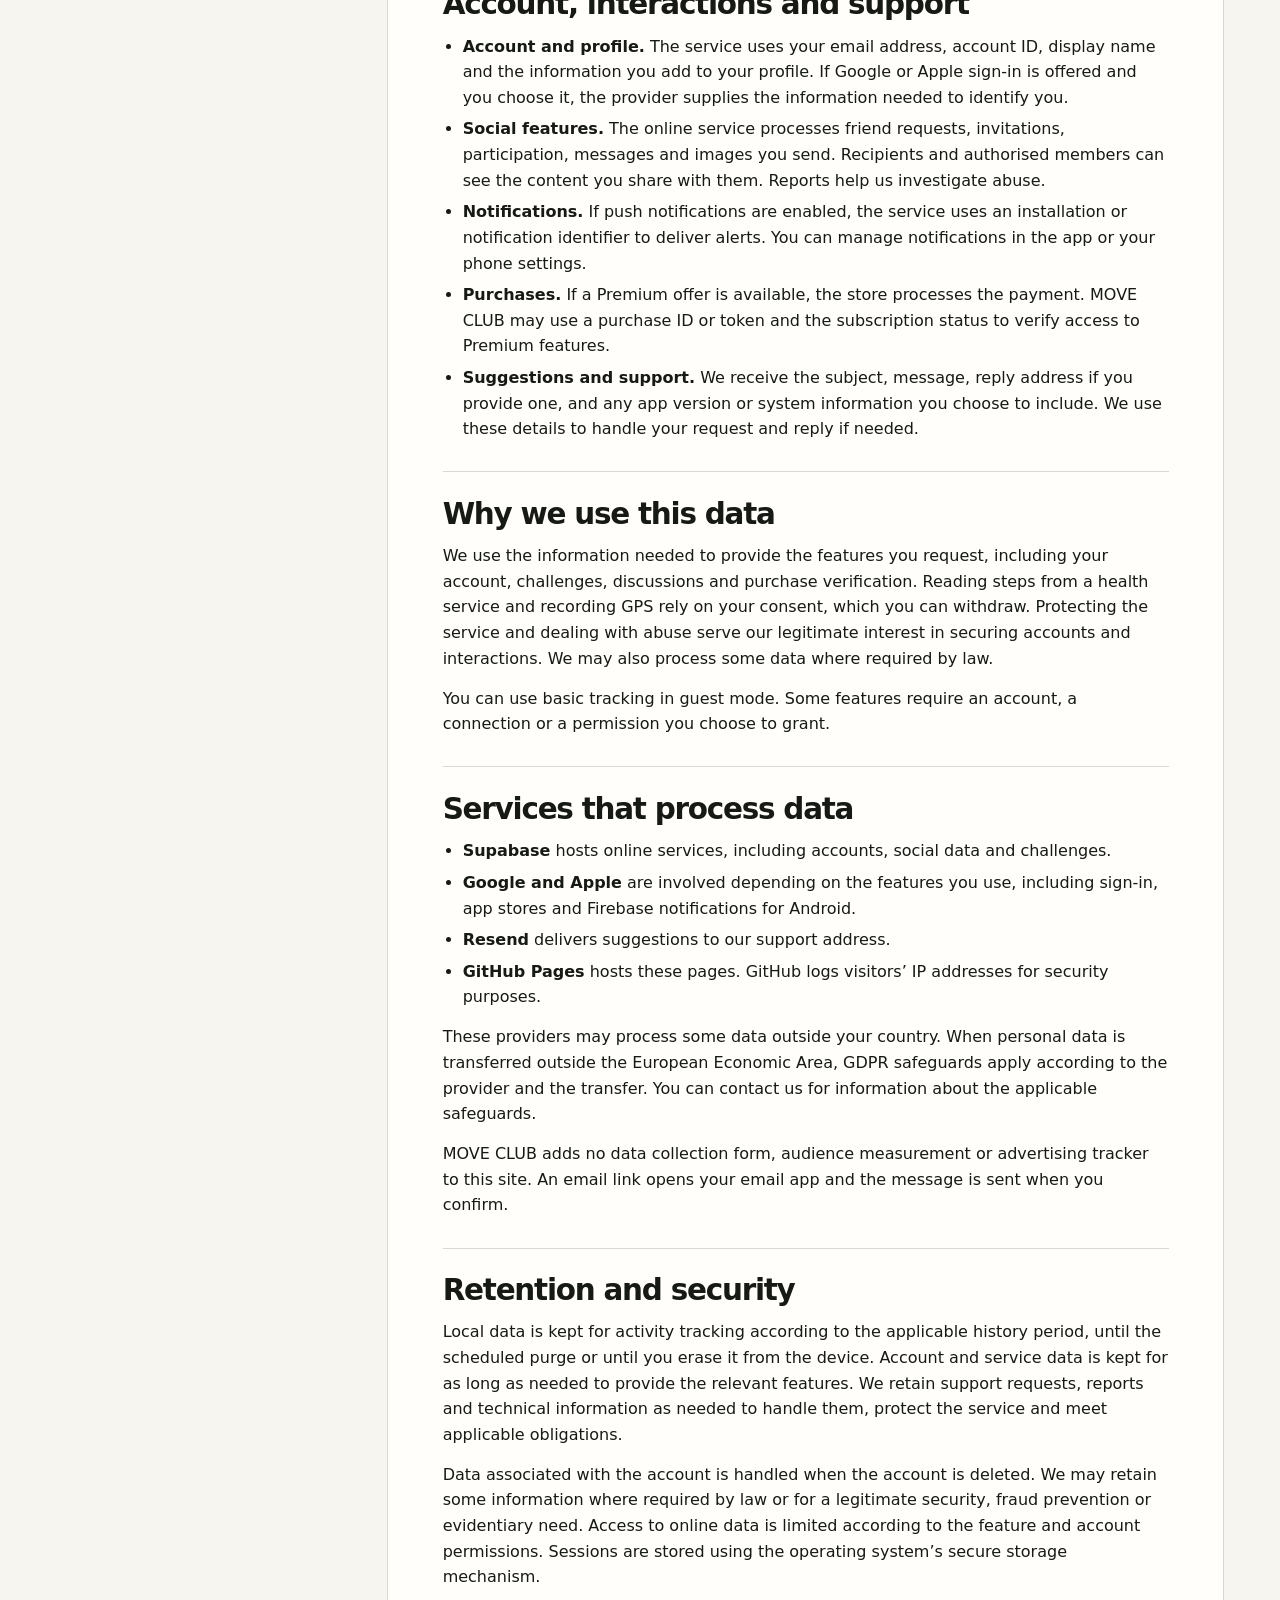
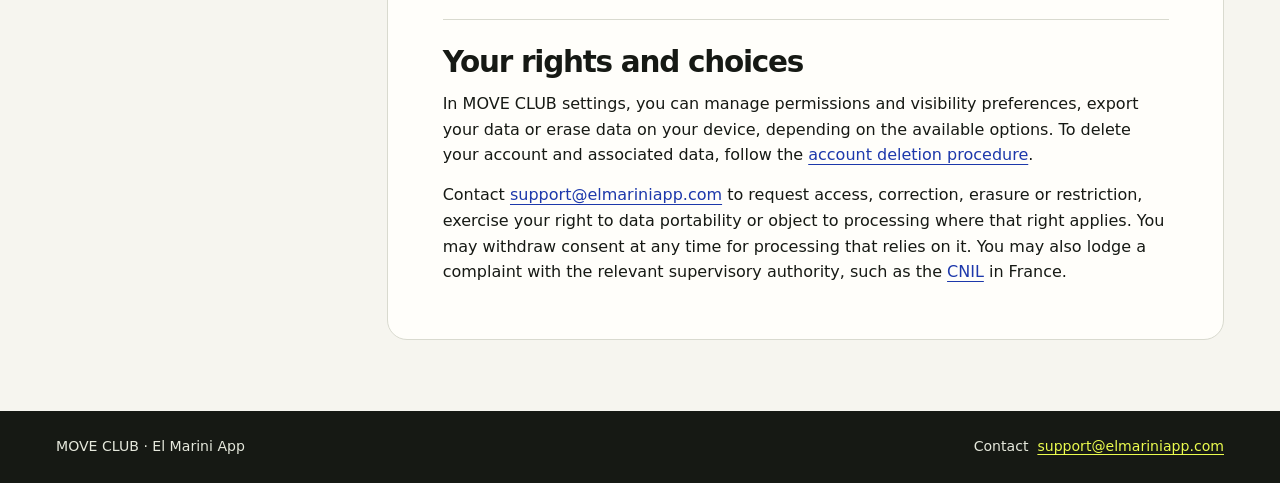
<file: en/confidentialite.html>
<!doctype html>
<html lang="en">
<head>
  <meta charset="utf-8">
  <meta name="viewport" content="width=device-width, initial-scale=1">
  <meta name="description" content="Find out what data MOVE CLUB uses, why it is used and how to exercise your rights.">
  <meta name="theme-color" content="#f6f5ef">
  <title>Privacy policy | MOVE CLUB</title>
  <link rel="icon" href="../assets/marque.svg" type="image/svg+xml">
  <link rel="stylesheet" href="../assets/site.css">
  <link rel="alternate" hreflang="fr" href="../confidentialite.html">
  <link rel="alternate" hreflang="en" href="confidentialite.html">
</head>
<body>
  <a class="skip" href="#contenu">Skip to content</a>
  <header class="top">
    <div class="wrap">
      <a class="brand" href="index.html"><img src="../assets/logo-move-club.webp" alt="MOVE CLUB" width="540" height="80"></a>
      <nav aria-label="Legal pages">
        <a href="confidentialite.html" aria-current="page">Privacy</a>
        <a href="conditions.html">Terms</a>
        <a href="suppression-compte.html">Account deletion</a>
      </nav>
      <nav class="language-switch" aria-label="Language">
        <a href="../confidentialite.html" lang="fr" hreflang="fr" aria-label="Français"><img src="../assets/drapeau-fr.svg" alt="" width="20" height="14">FR</a>
        <a href="confidentialite.html" lang="en" hreflang="en" aria-label="English" aria-current="page"><img src="../assets/drapeau-gb.svg" alt="" width="20" height="14">EN</a>
      </nav>
    </div>
  </header>
  <main id="contenu">
    <section class="hero" aria-labelledby="titre">
      <div class="wrap">
        <span class="eyebrow">Your data</span>
        <h1 id="titre">Privacy policy</h1>
        <p>Find out what data MOVE CLUB uses, why it is used and how to exercise your rights.</p>
      </div>
    </section>
    <div class="wrap docs">
      <nav class="toc" aria-label="Contents"><h2>On this page</h2><ol><li><a href="#contact">Who manages your data</a></li><li><a href="#activite">Steps, goals and watches</a></li><li><a href="#gps">Walks recorded with GPS</a></li><li><a href="#compte">Account, interactions and support</a></li><li><a href="#finalites">Why we use this data</a></li><li><a href="#services">Services that process data</a></li><li><a href="#conservation">Retention and security</a></li><li><a href="#droits">Your rights and choices</a></li></ol></nav>
      <article>
        <section id="contact">
          <h2>Who manages your data</h2>
<p>MOVE CLUB is published under the name El Marini App. For questions about data protection or to exercise a right, contact <a href="mailto:support@elmariniapp.com">support@elmariniapp.com</a>.</p>
        </section>
        <section id="activite">
          <h2>Steps, goals and watches</h2>
<p>Step counting can work without an account. The app uses your phone’s activity sensor or, with your permission, step data available in Health Connect on Android. When access to past data is available and authorised, the app uses it to complete your activity record. On iOS, where the integration is available, the app can read steps from Apple Health with your permission.</p>
          <p>MOVE CLUB uses step data to show your activity, goals, history, streaks and badges. Your personal tracking history is stored on your device. When you join an online challenge, the service receives the totals needed to calculate the result. Authorised participants can see information such as your display name, your avatar if you added one, and your challenge total.</p>
          <p>Reading steps from a health service relies on your explicit consent. You can turn off access in your device settings. Withdrawing consent stops new reads. You can also clear previously stored data in the MOVE CLUB settings.</p>
        </section>
        <section id="gps">
          <h2>Walks recorded with GPS</h2>
<p>The app uses GPS to record a walk that you choose to start, with your permission. Step counting works without GPS. While a walk is active, the app may continue to record location with the screen off. Route points, times, duration and distance are stored on your device. You can pause, finish or delete a walk.</p>
          <p>When an online map background is displayed, its provider may receive technical information needed to load it, including your IP address and the map area viewed. If looking up start and end streets is available, the relevant points are sent to your phone’s geocoding service. These operations are separate from recording the route in MOVE CLUB.</p>
          <p>If the “My Walk” share template is available and you choose to include your route, the image may reveal its shape. You choose which app and recipients to share the image with.</p>
        </section>
        <section id="compte">
          <h2>Account, interactions and support</h2>
<ul>
            <li><strong>Account and profile.</strong> The service uses your email address, account ID, display name and the information you add to your profile. If Google or Apple sign-in is offered and you choose it, the provider supplies the information needed to identify you.</li>
            <li><strong>Social features.</strong> The online service processes friend requests, invitations, participation, messages and images you send. Recipients and authorised members can see the content you share with them. Reports help us investigate abuse.</li>
            <li><strong>Notifications.</strong> If push notifications are enabled, the service uses an installation or notification identifier to deliver alerts. You can manage notifications in the app or your phone settings.</li>
            <li><strong>Purchases.</strong> If a Premium offer is available, the store processes the payment. MOVE CLUB may use a purchase ID or token and the subscription status to verify access to Premium features.</li>
            <li><strong>Suggestions and support.</strong> We receive the subject, message, reply address if you provide one, and any app version or system information you choose to include. We use these details to handle your request and reply if needed.</li>
          </ul>
        </section>
        <section id="finalites">
          <h2>Why we use this data</h2>
<p>We use the information needed to provide the features you request, including your account, challenges, discussions and purchase verification. Reading steps from a health service and recording GPS rely on your consent, which you can withdraw. Protecting the service and dealing with abuse serve our legitimate interest in securing accounts and interactions. We may also process some data where required by law.</p>
          <p>You can use basic tracking in guest mode. Some features require an account, a connection or a permission you choose to grant.</p>
        </section>
        <section id="services">
          <h2>Services that process data</h2>
<ul>
            <li><strong>Supabase</strong> hosts online services, including accounts, social data and challenges.</li>
            <li><strong>Google and Apple</strong> are involved depending on the features you use, including sign-in, app stores and Firebase notifications for Android.</li>
            <li><strong>Resend</strong> delivers suggestions to our support address.</li>
            <li><strong>GitHub Pages</strong> hosts these pages. GitHub logs visitors’ IP addresses for security purposes.</li>
          </ul>
          <p>These providers may process some data outside your country. When personal data is transferred outside the European Economic Area, GDPR safeguards apply according to the provider and the transfer. You can contact us for information about the applicable safeguards.</p>
          <p>MOVE CLUB adds no data collection form, audience measurement or advertising tracker to this site. An email link opens your email app and the message is sent when you confirm.</p>
        </section>
        <section id="conservation">
          <h2>Retention and security</h2>
<p>Local data is kept for activity tracking according to the applicable history period, until the scheduled purge or until you erase it from the device. Account and service data is kept for as long as needed to provide the relevant features. We retain support requests, reports and technical information as needed to handle them, protect the service and meet applicable obligations.</p>
          <p>Data associated with the account is handled when the account is deleted. We may retain some information where required by law or for a legitimate security, fraud prevention or evidentiary need. Access to online data is limited according to the feature and account permissions. Sessions are stored using the operating system’s secure storage mechanism.</p>
        </section>
        <section id="droits">
          <h2>Your rights and choices</h2>
<p>In MOVE CLUB settings, you can manage permissions and visibility preferences, export your data or erase data on your device, depending on the available options. To delete your account and associated data, follow the <a href="suppression-compte.html">account deletion procedure</a>.</p>
          <p>Contact <a href="mailto:support@elmariniapp.com">support@elmariniapp.com</a> to request access, correction, erasure or restriction, exercise your right to data portability or object to processing where that right applies. You may withdraw consent at any time for processing that relies on it. You may also lodge a complaint with the relevant supervisory authority, such as the <a href="https://www.cnil.fr/fr/plaintes">CNIL</a> in France.</p>
        </section>
      </article>
    </div>
  </main>
  <footer class="footer">
    <div class="wrap"><span>MOVE CLUB · El Marini App</span><span>Contact&nbsp; <a href="mailto:support@elmariniapp.com">support@elmariniapp.com</a></span></div>
  </footer>
</body>
</html>
</file>
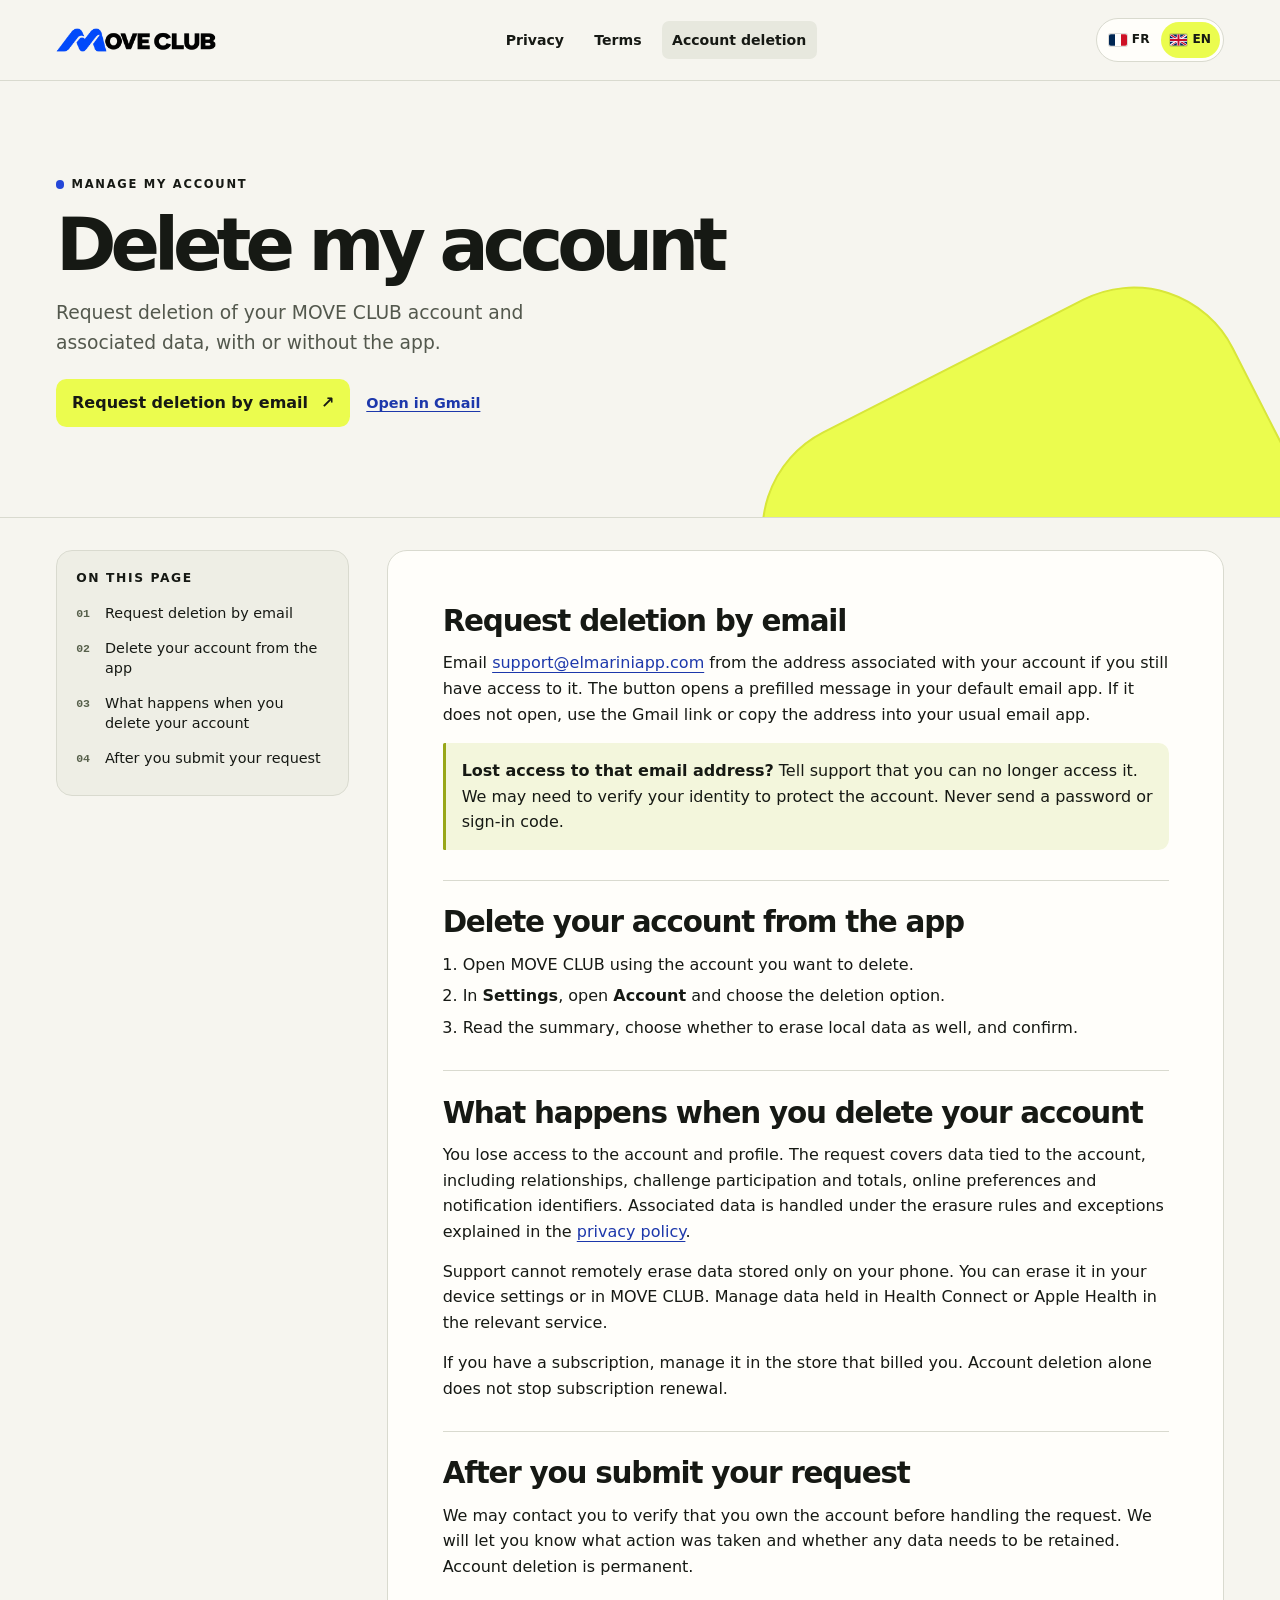
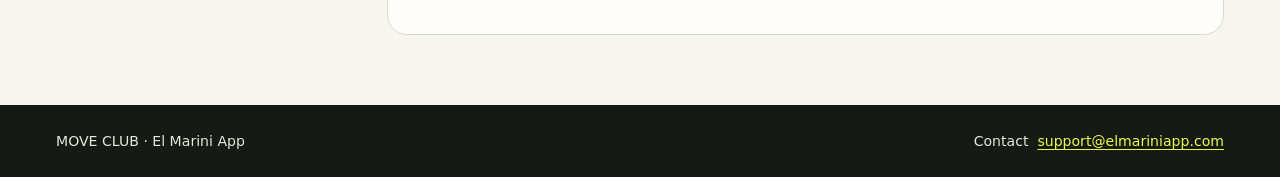
<file: en/suppression-compte.html>
<!doctype html>
<html lang="en">
<head>
  <meta charset="utf-8">
  <meta name="viewport" content="width=device-width, initial-scale=1">
  <meta name="description" content="Request deletion of your MOVE CLUB account and associated data, with or without the app.">
  <meta name="theme-color" content="#f6f5ef">
  <title>Delete my account | MOVE CLUB</title>
  <link rel="icon" href="../assets/marque.svg" type="image/svg+xml">
  <link rel="stylesheet" href="../assets/site.css">
  <link rel="alternate" hreflang="fr" href="../suppression-compte.html">
  <link rel="alternate" hreflang="en" href="suppression-compte.html">
</head>
<body>
  <a class="skip" href="#contenu">Skip to content</a>
  <header class="top">
    <div class="wrap">
      <a class="brand" href="index.html"><img src="../assets/logo-move-club.webp" alt="MOVE CLUB" width="540" height="80"></a>
      <nav aria-label="Legal pages">
        <a href="confidentialite.html">Privacy</a>
        <a href="conditions.html">Terms</a>
        <a href="suppression-compte.html" aria-current="page">Account deletion</a>
      </nav>
      <nav class="language-switch" aria-label="Language">
        <a href="../suppression-compte.html" lang="fr" hreflang="fr" aria-label="Français"><img src="../assets/drapeau-fr.svg" alt="" width="20" height="14">FR</a>
        <a href="suppression-compte.html" lang="en" hreflang="en" aria-label="English" aria-current="page"><img src="../assets/drapeau-gb.svg" alt="" width="20" height="14">EN</a>
      </nav>
    </div>
  </header>
  <main id="contenu">
    <section class="hero" aria-labelledby="titre">
      <div class="wrap">
        <span class="eyebrow">Manage my account</span>
        <h1 id="titre">Delete my account</h1>
        <p>Request deletion of your MOVE CLUB account and associated data, with or without the app.</p>
        <div class="hero-action mail-actions">
          <a class="action" href="mailto:support@elmariniapp.com?subject=MOVE%20CLUB%20%E2%80%93%20Account%20deletion%20request&amp;body=Hello%2C%0D%0A%0D%0AI%20would%20like%20to%20request%20deletion%20of%20my%20MOVE%20CLUB%20account%20and%20its%20associated%20data.%0D%0A%0D%0AThank%20you.">Request deletion by email <span aria-hidden="true">↗</span></a>
          <a class="mail-alternative" href="https://mail.google.com/mail/?view=cm&amp;fs=1&amp;to=support%40elmariniapp.com&amp;su=MOVE%20CLUB%20%E2%80%93%20Account%20deletion%20request&amp;body=Hello%2C%0D%0A%0D%0AI%20would%20like%20to%20request%20deletion%20of%20my%20MOVE%20CLUB%20account%20and%20its%20associated%20data.%0D%0A%0D%0AThank%20you.">Open in Gmail</a>
        </div>
      </div>
    </section>
    <div class="wrap docs">
      <nav class="toc" aria-label="Contents"><h2>On this page</h2><ol><li><a href="#sans-app">Request deletion by email</a></li><li><a href="#avec-app">Delete your account from the app</a></li><li><a href="#effets">What happens when you delete your account</a></li><li><a href="#suite">After you submit your request</a></li></ol></nav>
      <article>
        <section id="sans-app">
          <h2>Request deletion by email</h2>
<p>Email <a href="mailto:support@elmariniapp.com">support@elmariniapp.com</a> from the address associated with your account if you still have access to it. The button opens a prefilled message in your default email app. If it does not open, use the Gmail link or copy the address into your usual email app.</p>
          <div class="callout"><p><strong>Lost access to that email address?</strong> Tell support that you can no longer access it. We may need to verify your identity to protect the account. Never send a password or sign-in code.</p></div>
        </section>
        <section id="avec-app">
          <h2>Delete your account from the app</h2>
<ol><li>Open MOVE CLUB using the account you want to delete.</li><li>In <strong>Settings</strong>, open <strong>Account</strong> and choose the deletion option.</li><li>Read the summary, choose whether to erase local data as well, and confirm.</li></ol>
        </section>
        <section id="effets">
          <h2>What happens when you delete your account</h2>
<p>You lose access to the account and profile. The request covers data tied to the account, including relationships, challenge participation and totals, online preferences and notification identifiers. Associated data is handled under the erasure rules and exceptions explained in the <a href="confidentialite.html#conservation">privacy policy</a>.</p>
          <p>Support cannot remotely erase data stored only on your phone. You can erase it in your device settings or in MOVE CLUB. Manage data held in Health Connect or Apple Health in the relevant service.</p>
          <p>If you have a subscription, manage it in the store that billed you. Account deletion alone does not stop subscription renewal.</p>
        </section>
        <section id="suite">
          <h2>After you submit your request</h2>
<p>We may contact you to verify that you own the account before handling the request. We will let you know what action was taken and whether any data needs to be retained. Account deletion is permanent.</p>
        </section>
      </article>
    </div>
  </main>
  <footer class="footer">
    <div class="wrap"><span>MOVE CLUB · El Marini App</span><span>Contact&nbsp; <a href="mailto:support@elmariniapp.com">support@elmariniapp.com</a></span></div>
  </footer>
</body>
</html>
</file>
<file: assets/site.css>
:root {
  color-scheme: light;
  --paper:#f6f5ef;
  --white:#fffefa;
  --ink:#161914;
  --muted:#53584d;
  --line:#d9dacf;
  --lime:#ebfc4e;
  --accent:#2547d8;
  font: 16px/1.6 Inter, ui-sans-serif, system-ui, -apple-system, "Segoe UI", sans-serif;
}
* { box-sizing:border-box; }
body { margin:0; color:var(--ink); background:var(--paper); }
html { scroll-padding-top:1.5rem; }
a { color:#1d38ab; text-underline-offset:.22em; }
a:focus-visible { outline:3px solid var(--accent); outline-offset:5px; }
img { display:block; max-width:100%; }
h1,h2,h3,p,figure { margin:0; }
p,li { overflow-wrap:anywhere; }
.wrap { width:min(100% - 7rem, 77.5rem); margin-inline:auto; }
.skip { position:absolute; top:.6rem; left:.6rem; z-index:5; background:var(--lime); color:var(--ink); padding:.75rem; transform:translateY(-150%); }
.skip:focus { transform:none; }
.top { border-bottom:1px solid var(--line); }
.top .wrap { min-height:5rem; display:flex; align-items:center; justify-content:space-between; gap:.7rem 1.5rem; }
.brand { display:inline-flex; align-items:center; justify-self:start; min-width:0; min-height:2.75rem; }
.brand img { width:clamp(7.4rem,15vw,10rem); height:auto; }
.top nav { display:flex; flex-wrap:wrap; gap:.3rem .6rem; }
.top nav a { padding:.5rem .65rem; color:var(--ink); text-decoration:none; font-size:.88rem; font-weight:650; border-radius:.45rem; }
.top nav a:hover,.top nav a[aria-current] { background:#e7e8de; }
.top .language-switch { display:inline-flex; flex:none; flex-wrap:nowrap; align-items:center; gap:.15rem; padding:.2rem; border:1px solid var(--line); border-radius:999px; background:var(--white); }
.top .language-switch a { display:inline-flex; align-items:center; gap:.32rem; min-height:2.25rem; padding:.25rem .55rem; border-radius:999px; font-size:.76rem; font-weight:800; }
.top .language-switch a[aria-current] { color:var(--ink); background:var(--lime); }
.language-switch img { flex:none; width:1.12rem; height:.78rem; border-radius:.12rem; box-shadow:0 0 0 1px #16191426; }
.eyebrow { display:inline-flex; align-items:center; gap:.45rem; font-size:.72rem; font-weight:850; letter-spacing:.15em; text-transform:uppercase; }
.signal { width:.53rem; height:.53rem; border-radius:50%; background:var(--accent); }
.hero h1 { font-size:clamp(2.9rem,6.2vw,6.6rem); font-weight:880; letter-spacing:-.082em; line-height:.93; margin:.95rem 0 1.15rem; text-wrap:balance; }
.hero p { max-width:32rem; color:var(--muted); font-size:clamp(1.02rem,2vw,1.17rem); }
.home-main { padding-top:1.5rem; }
.hero.home { display:grid; grid-template-columns:1.05fr 1fr; min-height:31rem; overflow:hidden; background:var(--ink); color:#fbfcf2; border-radius:1.7rem; }
.hero-copy { align-self:center; padding:clamp(2.2rem,5vw,5rem); }
.hero.home .signal { background:var(--lime); }
.hero.home h1 { text-wrap:initial; }
.hero.home h1 span { color:var(--lime); }
.hero.home p { color:#d6dacd; }
.hero-art { min-height:100%; position:relative; overflow:hidden; background:var(--lime); }
.hero-art img { width:100%; height:100%; position:absolute; inset:0; object-fit:cover; }
.hero-art figcaption { position:absolute; inset:auto 1.2rem 1.1rem; display:flex; justify-content:space-between; color:var(--ink); font-size:.7rem; letter-spacing:.13em; font-weight:900; }
.action { display:inline-flex; align-items:center; justify-content:center; gap:.8rem; min-height:3rem; padding:.62rem 1rem; border-radius:.65rem; background:var(--lime); color:var(--ink); text-decoration:none; font-weight:790; }
.action:hover { background:#ddec43; }
.hero.home .action { margin-top:1.7rem; }
.hero-action { margin-top:1.35rem; }
.mail-actions { display:flex; align-items:center; flex-wrap:wrap; gap:.65rem 1rem; }
.mail-alternative { display:inline-flex; align-items:center; min-height:2.75rem; font-size:.9rem; font-weight:700; }
.documents { display:grid; grid-template-columns:.8fr 1.5fr; gap:2rem; padding:3.2rem 0 4.5rem; }
.documents-intro h2 { margin-top:.38rem; font-size:clamp(2rem,4vw,3.4rem); line-height:1.04; letter-spacing:-.064em; }
.index { list-style:none; padding:0; margin:0; border-top:1px solid var(--line); }
.index li { border-bottom:1px solid var(--line); }
.index a { min-height:5.9rem; padding:.75rem .55rem; display:grid; grid-template-columns:2.8rem 1fr auto; gap:.5rem; align-items:center; color:var(--ink); text-decoration:none; transition:background .18s ease; }
.index a:hover { background:#eeefe4; }
.index-number { font:750 .77rem/1.4 ui-monospace, monospace; color:#57604b; align-self:start; padding-top:.5rem; }
.index-copy strong { display:block; font-size:clamp(1.14rem,2vw,1.62rem); line-height:1.18; letter-spacing:-.04em; }
.index-copy span { display:block; margin-top:.3rem; color:var(--muted); font-size:.92rem; }
.index-arrow { display:grid; place-items:center; height:2.55rem; width:2.55rem; margin-right:.25rem; color:var(--ink); background:var(--lime); border-radius:50%; font-weight:800; font-size:1.12rem; }
.hero:not(.home) { border-bottom:1px solid var(--line); position:relative; overflow:hidden; isolation:isolate; }
.hero:not(.home)::after { content:""; position:absolute; z-index:-1; width:32rem; height:32rem; right:-3rem; bottom:-21rem; transform:rotate(-27deg); border-radius:7rem; background:var(--lime); border:2px solid #d8e63a; }
.hero:not(.home) .wrap { padding-block:clamp(2.9rem,7vw,5.7rem); }
.hero:not(.home) h1 { max-width:16ch; font-size:clamp(2.8rem,5.7vw,5.35rem); overflow-wrap:anywhere; }
.terms-hero .wrap { display:grid; grid-template-columns:minmax(0,1fr) clamp(7rem,18vw,12rem); align-items:center; gap:clamp(.8rem,5vw,5rem); }
.terms-illustration { width:100%; justify-self:center; }
.terms-illustration img { width:100%; height:auto; }
.hero:not(.home) .eyebrow::before { content:""; width:.52rem; height:.52rem; border-radius:50%; background:var(--accent); }
.docs { display:grid; grid-template-columns:minmax(13rem,.63fr) minmax(0,1.8fr); gap:clamp(1rem,3vw,2.8rem); align-items:start; padding-block:2rem 4.4rem; }
.toc { position:sticky; top:1rem; padding:1.15rem 1.2rem; border:1px solid var(--line); border-radius:1rem; background:#eeeee5; }
.toc h2 { font-size:.77rem; text-transform:uppercase; letter-spacing:.13em; margin-bottom:.45rem; }
.toc ol { list-style:none; padding:0; margin:0; counter-reset:chapter; }
.toc li { counter-increment:chapter; }
.toc a { display:grid; grid-template-columns:1.5rem 1fr; align-items:start; gap:.3rem; padding:.48rem 0; color:var(--ink); text-decoration:none; font-size:.9rem; line-height:1.38; }
.toc a::before { content:counter(chapter,decimal-leading-zero); font:700 .72rem/1.65 ui-monospace,monospace; color:#57604b; }
.toc a:hover { color:#1d38ab; text-decoration:underline; }
article { min-width:0; background:var(--white); border:1px solid var(--line); border-radius:1.25rem; padding:clamp(1.25rem,4.5vw,3.4rem); }
article section + section { border-top:1px solid var(--line); margin-top:1.85rem; padding-top:1.6rem; }
article section:target h2 { text-decoration:underline; text-decoration-color:#b7c92f; text-underline-offset:.22em; }
article h2 { font-size:clamp(1.28rem,2.6vw,1.84rem); line-height:1.13; letter-spacing:-.042em; margin-bottom:.75rem; }
article p,article ul,article ol { margin:0 0 .9rem; }
article ul,article ol { padding-left:1.25rem; }
article li + li { margin-top:.38rem; }
article section > :last-child { margin-bottom:0; }
.callout { margin-block:1rem; padding:.95rem 1rem; border-left:3px solid #98a719; border-radius:.1rem .65rem .65rem .1rem; background:#f3f6dc; }
.callout p:last-child { margin-bottom:0; }
.footer { background:var(--ink); color:#e5e8dc; padding-block:1.55rem; font-size:.88rem; }
.footer .wrap { display:flex; flex-wrap:wrap; justify-content:space-between; align-items:center; gap:.45rem 1rem; }
.footer a { color:var(--lime); }
@media (max-width:65rem) {
  .wrap { width:calc(100% - 3.5rem); }
  .hero.home { min-height:26rem; }
  .hero-copy { padding:2.3rem; }
}
@media (max-width:45rem) {
  .wrap { width:calc(100% - 1.75rem); }
  .top .wrap { display:grid; grid-template-columns:minmax(0,1fr) auto; gap:.38rem .55rem; padding-block:.58rem .45rem; }
  .top nav:not(.language-switch) { grid-column:1 / -1; grid-row:2; gap:.08rem; }
  .top .language-switch { grid-column:2; grid-row:1; justify-self:end; }
  .top nav a { padding:.4rem .48rem; font-size:.78rem; }
  .hero.home { grid-template-columns:1fr; border-radius:1.05rem; }
  .hero-copy { padding:1.5rem 1.25rem 1.65rem; }
  .hero.home h1 { font-size:clamp(3rem,9vw,4.55rem); }
  .hero-art { min-height:13rem; }
  .hero-art img { object-position:center 45%; }
  .hero-art figcaption { inset:auto .8rem .55rem; }
  .documents,.docs { grid-template-columns:1fr; }
  .documents { gap:1.1rem; padding-block:2.1rem 2.85rem; }
  .index a { grid-template-columns:1.85rem 1fr auto; gap:.38rem; }
  .index-arrow { width:2.15rem; height:2.15rem; }
  .docs { padding-block:1rem 2.55rem; }
  .toc { position:static; }
  .hero:not(.home)::after { opacity:.55; right:-20rem; }
  .terms-hero .wrap { grid-template-columns:minmax(0,1fr) clamp(3.7rem,18vw,6rem); gap:.7rem; }
  .hero.terms-hero h1 { font-size:clamp(1.95rem,7.2vw,2.8rem); line-height:1.02; }
}
@media (max-width:23rem) {
  .hero.home h1 { font-size:2.58rem; }
  .hero.home .action { font-size:.87rem; }
}
@media (prefers-reduced-motion:reduce) { .index a { transition:none; } }
@media print {
  .top,.footer,.toc,.skip,.action,.mail-alternative,.hero-art,.terms-illustration { display:none; }
  .terms-hero .wrap { display:block; }
  .wrap { width:100%; }
  .hero.home { display:block; color:#000; background:none; min-height:auto; }
  .hero.home h1 span,.hero.home p { color:#000; }
  .hero:not(.home)::after { display:none; }
  .hero h1,.hero:not(.home) h1 { font-size:2rem; }
  .hero:not(.home) .wrap,.hero-copy,.docs { padding-block:.5rem; }
  .docs { display:block; }
  article { border:0; padding:0; }
  body { background:#fff; }
}
</file>
